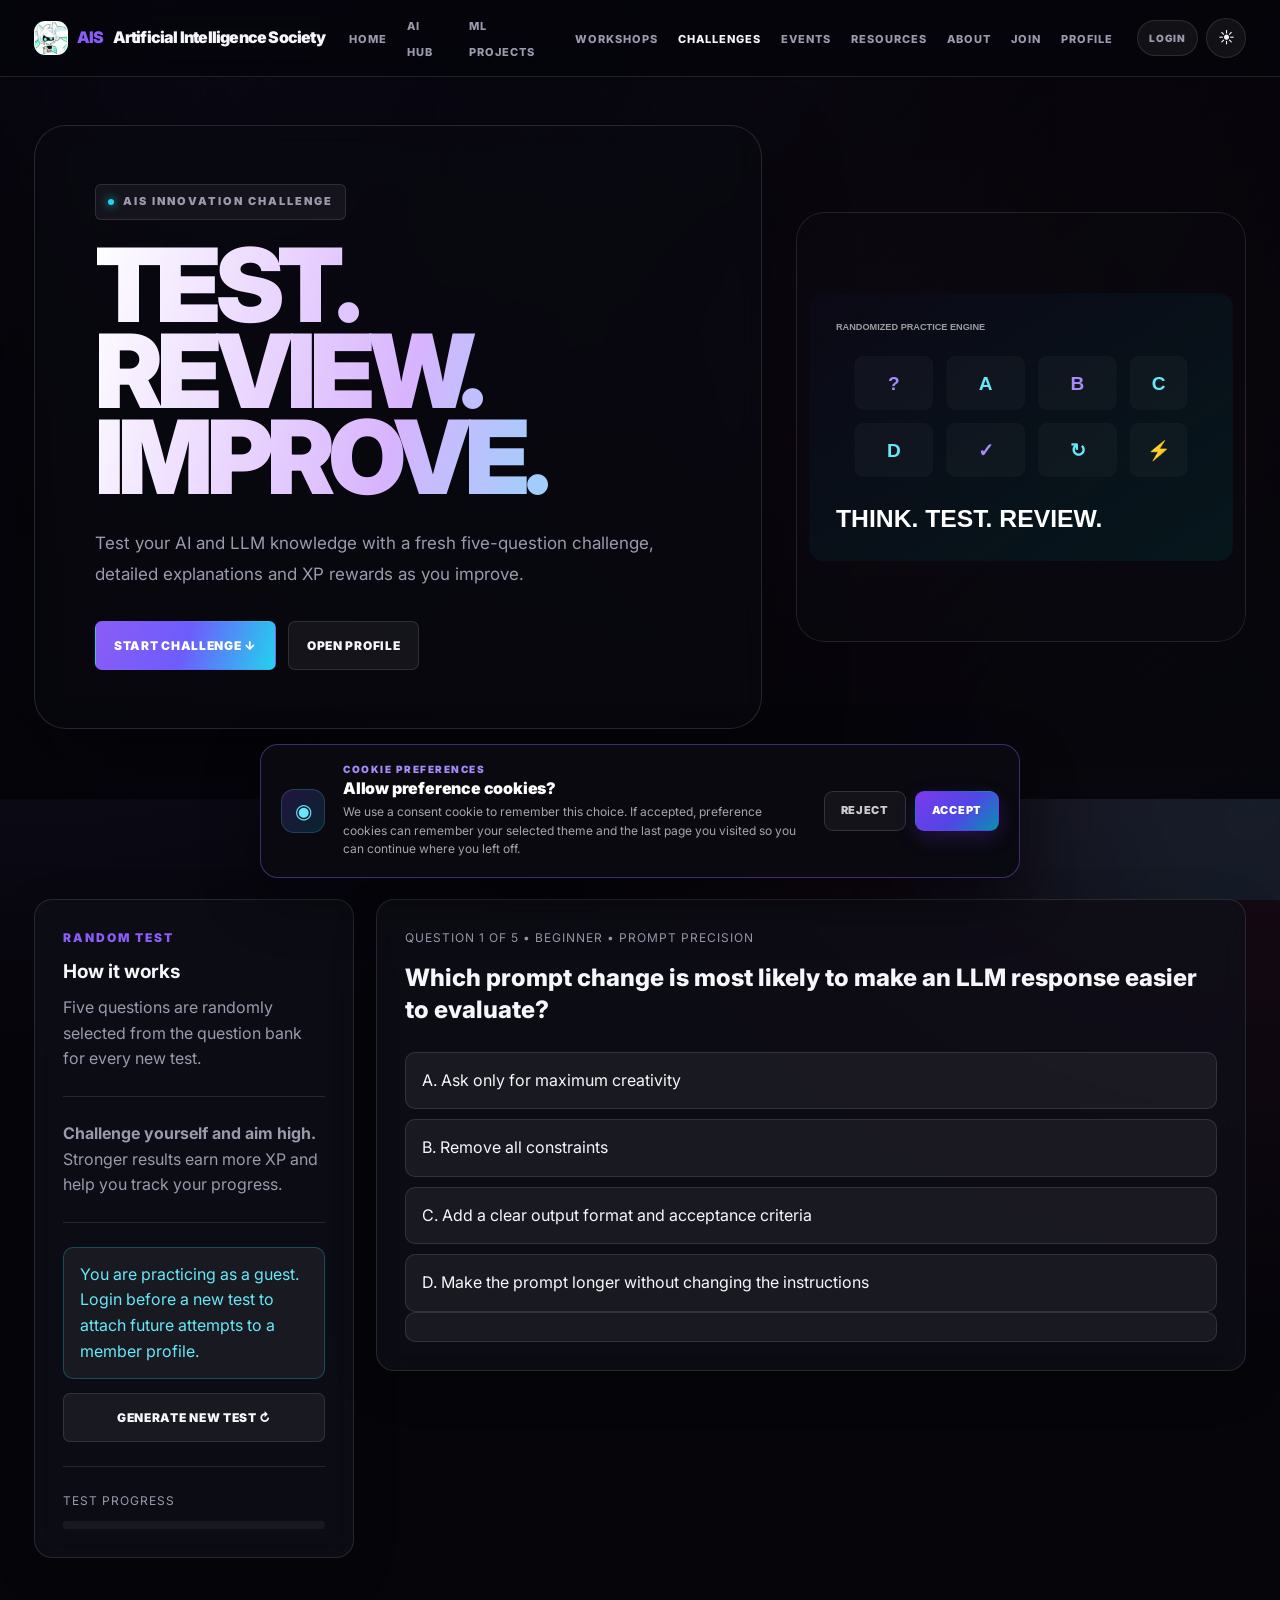
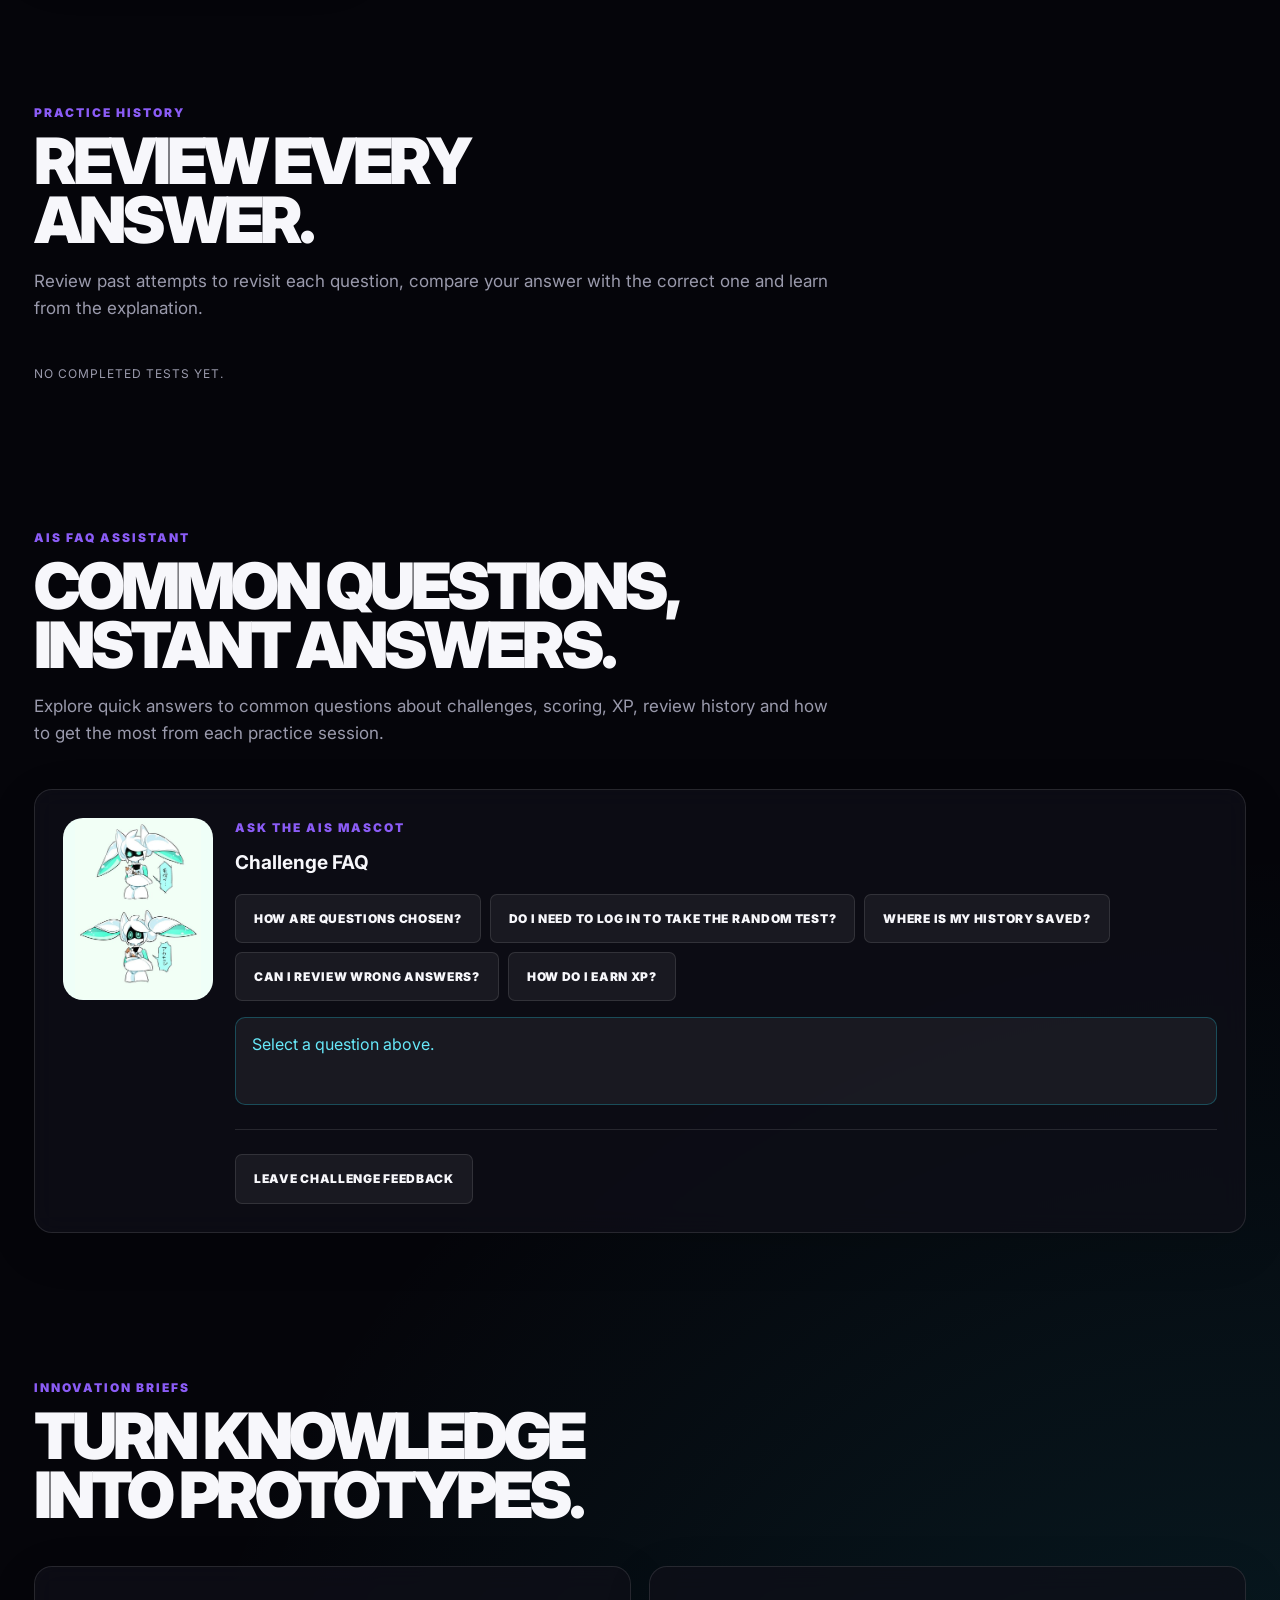
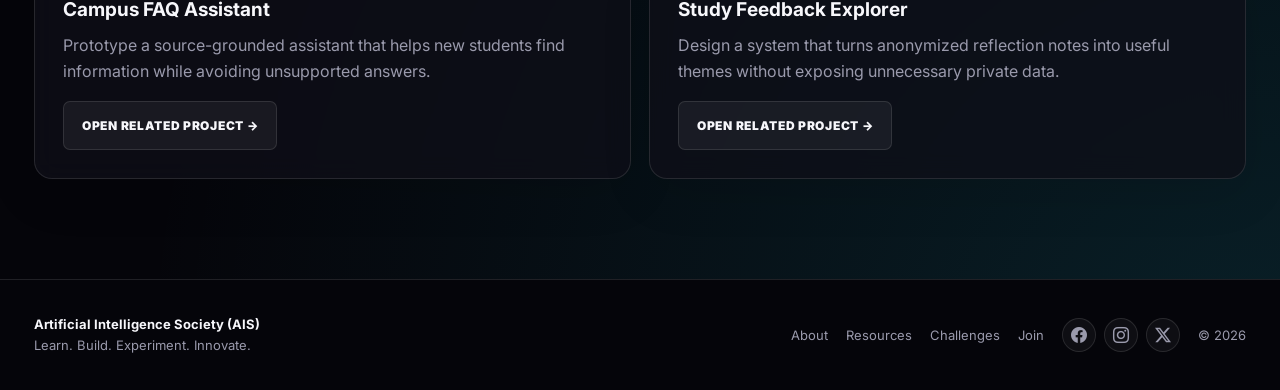
<file: challenges.html>
<!DOCTYPE html>
<html lang="en">
<head>
    <meta charset="UTF-8">
    <meta name="viewport" content="width=device-width, initial-scale=1.0">
    <link rel="icon" type="image/png" href="assets/images/ais-favicon.png">
    <title>Challenges | Artificial Intelligence Society (AIS)</title>
    <meta name="description" content="Randomized AI and LLM practice challenges from the Artificial Intelligence Society (AIS).">
    <link rel="preconnect" href="https://fonts.googleapis.com">
    <link rel="preconnect" href="https://fonts.gstatic.com" crossorigin>
    <link href="https://fonts.googleapis.com/css2?family=Inter:wght@400;500;600;700;800;900&amp;display=swap" rel="stylesheet">
    <link rel="stylesheet" href="css/styles.css">
    <link rel="stylesheet" href="https://cdn.jsdelivr.net/npm/bootstrap-icons@1.11.3/font/bootstrap-icons.min.css">
    <link rel="stylesheet" href="css/challenges.css">
    <link rel="stylesheet" href="css/cookie-consent.css">
    <link rel="stylesheet" href="css/site-footer.css">
    <link rel="stylesheet" href="css/mobile.css">
</head>
<body>
    <div class="bg-orbs" aria-hidden="true">
        <span class="orb a"></span>
        <span class="orb b"></span>
        <span class="orb c"></span>
    </div>

    <nav class="navbar">
        <div class="nav-container">
            <a href="index.html" class="logo">
                <img class="logo-mascot" src="assets/images/ais-mascot-icon.png" alt="AIS mascot icon">
                <span>AIS</span> Artificial Intelligence Society
            </a>
            <ul class="nav-links">
                <li><a href="index.html">Home</a></li>
                <li><a href="ai.html">AI Hub</a></li>
                <li><a href="ml-projects.html">ML Projects</a></li>
                <li><a href="workshop.html">Workshops</a></li>
                <li><a href="challenges.html" class="active">Challenges</a></li>
                <li><a href="events.html">Events</a></li>
                <li><a href="resources.html">Resources</a></li>
                <li><a href="about.html">About</a></li>
                <li><a href="join.html">Join</a></li>
                <li><a href="profile.html">Profile</a></li>
            </ul>
            <div class="nav-actions">
                <button class="icon-btn" id="themeToggle" type="button" aria-label="Toggle theme">☀️</button>
                <button class="icon-btn menu-btn" id="menuToggle" type="button" aria-label="Open menu">☰</button>
            </div>
        </div>
    </nav>

    <div class="mobile-menu" id="mobileMenu">
        <a href="index.html">Home</a>
        <a href="ai.html">AI Hub</a>
        <a href="ml-projects.html">ML Projects</a>
        <a href="workshop.html">Workshops</a>
        <a href="challenges.html">Challenges</a>
        <a href="events.html">Events</a>
        <a href="resources.html">Resources</a>
        <a href="about.html">About</a>
        <a href="join.html">Join</a>
        <a href="profile.html">Profile</a>
    </div>

    <header class="hero">
        <video class="hero-video" autoplay muted loop playsinline aria-hidden="true">
            <source src="assets/video/ai-ambient.mp4" type="video/mp4">
        </video>
        <div class="hero-overlay" aria-hidden="true"></div>
        <div class="hero-inner">
            <div class="hero-card">
                <div class="eyebrow">AIS INNOVATION CHALLENGE</div>
                <h1>TEST. REVIEW.<br>IMPROVE.</h1>
                <p>Test your AI and LLM knowledge with a fresh five-question challenge, detailed explanations and XP rewards as you improve.</p>
                <div class="hero-actions">
                    <a class="btn btn-primary" href="#challengeTest">Start Challenge ↓</a>
                    <a class="btn btn-secondary" href="profile.html">Open Profile</a>
                </div>
            </div>
            <div class="hero-art" aria-hidden="true">
                <img src="assets/graphics/challenge-grid.svg" alt="">
            </div>
        </div>
    </header>

    <main id="content">
        <section class="section" id="challengeTest">
            <div class="challenge-layout reveal">
                <aside class="card challenge-list">
                    <div class="section-label">RANDOM TEST</div>
                    <h3>How it works</h3>
                    <p>Five questions are randomly selected from the question bank for every new test.</p>
                    <div class="divider"></div>
                    <p><strong>Challenge yourself and aim high.</strong> Stronger results earn more XP and help you track your progress.</p>
                    <div class="divider"></div>
                    <div id="saveTarget" class="notice info"></div>
                    <button class="btn btn-secondary challenges-inline-style-1" id="newTest" type="button">Generate New Test ↻</button>
                    <div class="divider"></div>
                    <div class="mini">TEST PROGRESS</div>
                    <div class="progress challenges-inline-style-2"><span id="testProgress"></span></div>
                </aside>

                <div class="card">
                    <div class="mini" id="challengeMeta"></div>
                    <div class="question" id="question"></div>
                    <div id="options"></div>
                    <div id="feedback" class="notice challenges-inline-style-3" aria-live="polite"></div>
                    <button class="btn btn-primary challenges-inline-style-4" id="nextQuestion" type="button">Next Question</button>
                </div>
            </div>
        </section>

        <section class="section compact">
            <div class="section-head reveal">
                <div class="section-label">PRACTICE HISTORY</div>
                <h2>Review every<br>answer.</h2>
                <p>Review past attempts to revisit each question, compare your answer with the correct one and learn from the explanation.</p>
            </div>
            <div id="history" class="history-list reveal"></div>
        </section>

        <section class="section compact">
            <div class="section-head reveal">
                <div class="section-label">AIS FAQ ASSISTANT</div>
                <h2>Common questions,<br>instant answers.</h2>
                <p>Explore quick answers to common questions about challenges, scoring, XP, review history and how to get the most from each practice session.</p>
            </div>

            <div class="card assistant-shell reveal">
                <div class="assistant-mascot">
                    <img src="assets/images/voidoll-mascot.png" alt="AIS club mascot">
                </div>
                <div>
                    <div class="section-label">ASK THE AIS MASCOT</div>
                    <h3>Challenge FAQ</h3>
                    <div class="faq-buttons" id="faqButtons">
                        <button class="btn btn-secondary" type="button" data-faq="random">How are questions chosen?</button>
                        <button class="btn btn-secondary" type="button" data-faq="answers">Do I need to log in to take the random test?</button>
                        <button class="btn btn-secondary" type="button" data-faq="history">Where is my history saved?</button>
                        <button class="btn btn-secondary" type="button" data-faq="review">Can I review wrong answers?</button>
                        <button class="btn btn-secondary" type="button" data-faq="xp">How do I earn XP?</button>
                    </div>
                    <div class="notice info faq-answer" id="faqAnswer" aria-live="polite">Select a question above.</div>

                    <div class="divider"></div>
                    <button class="btn btn-secondary" id="feedbackToggle" type="button">Leave Challenge Feedback</button>
                    <form class="feedback-form" id="challengeFeedbackForm">
                        <div class="form-group">
                            <label for="feedbackCategory">Feedback category</label>
                            <select class="field" id="feedbackCategory" required>
                                <option value="">Choose a category</option>
                                <option>Question quality</option>
                                <option>Difficulty</option>
                                <option>Answer explanation</option>
                                <option>Interface</option>
                                <option>Other</option>
                            </select>
                        </div>
                        <div class="form-group challenges-inline-style-5">
                            <label for="feedbackText">Your feedback</label>
                            <textarea class="field" id="feedbackText" maxlength="800" required placeholder="Example: The explanation for the RAG question helped, but I would like more intermediate questions."></textarea>
                            <span class="field-help">Share ideas that could make future challenges clearer, more useful and more engaging.</span>
                        </div>
                        <button class="btn btn-primary challenges-inline-style-6" type="submit">Save Feedback</button>
                        <div id="feedbackFormStatus" class="form-message" aria-live="polite"></div>
                    </form>
                </div>
            </div>
        </section>

        <section class="section compact">
            <div class="section-head reveal">
                <div class="section-label">INNOVATION BRIEFS</div>
                <h2>Turn knowledge<br>into prototypes.</h2>
            </div>
            <div class="grid grid-2 reveal">
                <div class="card tilt-card">
                    <h3>Campus FAQ Assistant</h3>
                    <p>Prototype a source-grounded assistant that helps new students find information while avoiding unsupported answers.</p>
                    <a class="btn btn-secondary challenges-inline-style-7" href="ml-projects.html">Open Related Project →</a>
                </div>
                <div class="card tilt-card">
                    <h3>Study Feedback Explorer</h3>
                    <p>Design a system that turns anonymized reflection notes into useful themes without exposing unnecessary private data.</p>
                    <a class="btn btn-secondary challenges-inline-style-8" href="ml-projects.html">Open Related Project →</a>
                </div>
            </div>
        </section>
    </main>
    <footer class="footer site-footer">
        <div class="footer-inner">
            <div>
                <strong>Artificial Intelligence Society (AIS)</strong><br>
                <span>Learn. Build. Experiment. Innovate.</span>
            </div>
            <div class="footer-links">
                <a href="about.html">About</a>
                <a href="resources.html">Resources</a>
                <a href="challenges.html">Challenges</a>
                <a href="join.html">Join</a>
                <div class="social-links" aria-label="Social media links">
                    <a class="social-link" href="https://www.facebook.com/" target="_blank" rel="noopener noreferrer" aria-label="Facebook" title="Facebook"><i class="bi bi-facebook" aria-hidden="true"></i></a>
                    <a class="social-link" href="https://www.instagram.com/" target="_blank" rel="noopener noreferrer" aria-label="Instagram" title="Instagram"><i class="bi bi-instagram" aria-hidden="true"></i></a>
                    <a class="social-link" href="https://x.com/" target="_blank" rel="noopener noreferrer" aria-label="X" title="X"><i class="bi bi-twitter-x" aria-hidden="true"></i></a>
                </div>
                <span>© <span data-year></span></span>
            </div>
        </div>
    </footer>

    <script src="js/main.js"></script>
    <script src="js/challenges.js"></script>
    <script src="js/cookie-consent.js"></script>
    <script src="js/site-footer.js"></script>
</body>
</html>
</file>
<file: css/styles.css>
:root {
    --bg: #05050a;
    --surface: rgba(15, 15, 24, 0.76);
    --surface-strong: rgba(12, 12, 20, 0.92);
    --surface-soft: rgba(255, 255, 255, 0.055);
    --text: #f7f7fb;
    --muted: #9a9aac;
    --line: rgba(255, 255, 255, 0.11);
    --purple: #8b5cf6;
    --purple-light: #c4b5fd;
    --cyan: #22d3ee;
    --cyan-light: #67e8f9;
    --pink: #ec4899;
    --green: #22c55e;
    --danger: #fb7185;
    --warning: #fbbf24;
    --shadow: 0 24px 80px rgba(0, 0, 0, 0.35);
}

* {
    box-sizing: border-box;
    margin: 0;
    padding: 0;
}

html {
    scroll-behavior: smooth;
}

body {
    min-height: 100vh;
    overflow-x: hidden;
    font-family: "Inter", system-ui, -apple-system, BlinkMacSystemFont, "Segoe UI", sans-serif;
    line-height: 1.6;
    color: var(--text);
    background:
        radial-gradient(circle at 0 0, rgba(139, 92, 246, 0.18), transparent 28%),
        radial-gradient(circle at 100% 15%, rgba(236, 72, 153, 0.12), transparent 25%),
        radial-gradient(circle at 100% 100%, rgba(34, 211, 238, 0.13), transparent 30%),
        var(--bg);
    transition: background 0.3s ease, color 0.3s ease;
}

body.light-mode {
    --bg: #eef1f6;
    --surface: rgba(255, 255, 255, 0.78);
    --surface-strong: rgba(255, 255, 255, 0.96);
    --surface-soft: rgba(0, 0, 0, 0.04);
    --text: #111827;
    --muted: #5f6774;
    --line: rgba(0, 0, 0, 0.1);
    --shadow: 0 24px 80px rgba(31, 41, 55, 0.12);
}

body.light-mode .bg-orbs .orb.a {
    background: rgba(139, 92, 246, 0.15);
}
body.light-mode .bg-orbs .orb.b {
    background: rgba(34, 211, 238, 0.12);
}
body.light-mode .bg-orbs .orb.c {
    background: rgba(236, 72, 153, 0.1);
}

body.light-mode .navbar {
    background: rgba(238, 241, 246, 0.86);
    border-bottom: 1px solid rgba(0, 0, 0, 0.08);
}

body.light-mode .hero-overlay {
    background: linear-gradient(90deg, rgba(238, 241, 246, 0.86), rgba(238, 241, 246, 0.46), rgba(238, 241, 246, 0.78));
}

body.light-mode .hero-card {
    border-color: rgba(0, 0, 0, 0.09);
    background: rgba(255, 255, 255, 0.7);
}

body.light-mode .hero h1 {
    background: linear-gradient(105deg, #111827, #7c3aed, #0891b2, #111827);
    -webkit-background-clip: text;
    background-clip: text;
    color: transparent;
}

body.light-mode .btn-secondary {
    border-color: rgba(0, 0, 0, 0.15);
    color: #111827;
    background: rgba(255, 255, 255, 0.5);
}
body.light-mode .btn-secondary:hover {
    border-color: rgba(34, 211, 238, 0.5);
}

body.light-mode .card {
    background: var(--surface);
    border-color: rgba(0, 0, 0, 0.08);
}
body.light-mode .card h3 {
    color: #111827;
}
body.light-mode .card p {
    color: #475569;
}
body.light-mode .card .icon {
    color: #111827;
}

body.light-mode .mini {
    color: #64748b;
}

body.light-mode .section-label {
    color: #7c3aed;
}
body.light-mode .section h2 {
    color: #111827;
}
body.light-mode .section-head p {
    color: #475569;
}
body.light-mode .lead-copy {
    color: #475569;
}

body.light-mode .pill {
    color: #475569;
    border-color: rgba(0, 0, 0, 0.08);
    background: rgba(0, 0, 0, 0.04);
}

body.light-mode .chips .pill {
    color: #475569;
}

body.light-mode .media-card {
    border-color: rgba(0, 0, 0, 0.08);
    background: rgba(255, 255, 255, 0.5);
}
body.light-mode .media-card img {
    background: rgba(255, 255, 255, 0.45);
}
body.light-mode .media-card::after {
    background: linear-gradient(180deg, transparent 45%, rgba(0, 0, 0, 0.45));
}
body.light-mode .media-caption {
    color: #ffffff;
}
body.light-mode .media-caption .mini {
    color: rgba(255, 255, 255, 0.7);
}
body.light-mode .media-caption strong {
    color: #ffffff;
}

body.light-mode .mobile-menu.open {
    background: rgba(238, 241, 246, 0.98);
    border-bottom: 1px solid rgba(0, 0, 0, 0.08);
}
body.light-mode .mobile-menu a {
    color: #475569;
}
body.light-mode .mobile-menu a:hover {
    color: #111827;
}

body.light-mode .field {
    background: rgba(255, 255, 255, 0.68);
    border-color: rgba(0, 0, 0, 0.12);
    color: #111827;
}
body.light-mode .field:focus {
    border-color: #7c3aed;
    box-shadow: 0 0 0 3px rgba(139, 92, 246, 0.15);
}
body:not(.light-mode) select.field {
    color-scheme: dark;
    color: #f7f7fb;
    background-color: #101019;
}
body:not(.light-mode) select.field option,
body:not(.light-mode) select.field optgroup {
    color: #f7f7fb;
    background-color: #101019;
}
body.light-mode select.field {
    color-scheme: light;
    color: #111827;
    background-color: #ffffff;
}
body.light-mode select.field option,
body.light-mode select.field optgroup {
    color: #111827;
    background-color: #ffffff;
}

body.light-mode .field:-webkit-autofill,
body.light-mode .field:-webkit-autofill:hover,
body.light-mode .field:-webkit-autofill:focus {
    -webkit-text-fill-color: #111827 !important;
    caret-color: #111827;
    box-shadow: 0 0 0 1000px #ffffff inset !important;
}

body.light-mode .form-group label {
    color: #374151;
}

body.light-mode .notice {
    border-color: rgba(0, 0, 0, 0.08);
    color: #475569;
    background: rgba(0, 0, 0, 0.03);
}
body.light-mode .notice.success {
    border-color: rgba(34, 197, 94, 0.3);
    color: #15803d;
    background: rgba(34, 197, 94, 0.07);
}
body.light-mode .notice.error {
    border-color: rgba(251, 113, 133, 0.35);
    color: #b91c1c;
    background: rgba(251, 113, 133, 0.07);
}
body.light-mode .notice.info {
    border-color: rgba(34, 211, 238, 0.28);
    color: #0e7490;
}

body.light-mode .code-block {
    color: #1e293b;
    background: #f1f5f9;
    border-color: rgba(0, 0, 0, 0.08);
}

body.light-mode .timeline::before {
    background: linear-gradient(#7c3aed, #0891b2);
}
body.light-mode .timeline-item::before {
    border-color: #7c3aed;
    background: #eef1f6;
}

body.light-mode .challenge-option {
    border-color: rgba(0, 0, 0, 0.08);
    color: #111827;
    background: rgba(0, 0, 0, 0.03);
}
body.light-mode .challenge-option:hover:not(:disabled) {
    border-color: rgba(139, 92, 246, 0.5);
}
body.light-mode .challenge-option.correct-option {
    border-color: rgba(34, 197, 94, 0.65);
    background: rgba(34, 197, 94, 0.09);
}
body.light-mode .challenge-option.wrong-option {
    border-color: rgba(251, 113, 133, 0.72);
    background: rgba(251, 113, 133, 0.08);
}

body.light-mode .question {
    color: #111827;
}

body.light-mode .history-item {
    border-color: rgba(0, 0, 0, 0.08);
    background: rgba(0, 0, 0, 0.03);
}
body.light-mode .history-score {
    color: #0e7490;
}
body.light-mode .history-item-top {
    color: #111827;
}

body.light-mode .review-accordion {
    border-color: rgba(0, 0, 0, 0.08);
    background: rgba(0, 0, 0, 0.03);
}
body.light-mode .review-accordion > summary {
    color: #111827;
}
body.light-mode .review-question {
    background: rgba(0, 0, 0, 0.04);
    border-color: rgba(0, 0, 0, 0.06);
}
body.light-mode .review-question h4 {
    color: #111827;
}
body.light-mode .review-question p {
    color: #475569;
}
body.light-mode .answer-good {
    color: #15803d;
}
body.light-mode .answer-bad {
    color: #b91c1c;
}

body.light-mode .metric-box {
    border-color: rgba(0, 0, 0, 0.08);
    background: rgba(0, 0, 0, 0.03);
}
body.light-mode .metric-box strong {
    color: #0e7490;
}
body.light-mode .metric-box span {
    color: #475569;
}

body.light-mode .activity-row {
    border-bottom-color: rgba(0, 0, 0, 0.08);
}
body.light-mode .activity-row .mini {
    color: #64748b;
}
body.light-mode .activity-row strong {
    color: #111827;
}

body.light-mode .credential-table th {
    color: #64748b;
}
body.light-mode .credential-table td {
    color: #111827;
    border-bottom-color: rgba(0, 0, 0, 0.06);
}

body.light-mode .profile-header .avatar {
    color: #ffffff;
}

body.light-mode .skill-bar .row {
    color: #475569;
}

body.light-mode .event-date {
    color: #0e7490;
}

body.light-mode .note-box {
    background: rgba(34, 211, 238, 0.06);
    color: #475569;
    border-left-color: #0891b2;
}

body.light-mode .footer {
    border-top-color: rgba(0, 0, 0, 0.08);
    color: #64748b;
}
body.light-mode .footer strong {
    color: #111827;
}
body.light-mode .footer-links a:hover {
    color: #111827;
}

body.light-mode .logo-mascot {
    border-color: rgba(0, 0, 0, 0.08);
}

body.light-mode .icon-btn {
    border-color: rgba(0, 0, 0, 0.1);
    color: #111827;
    background: rgba(0, 0, 0, 0.04);
}
body.light-mode .icon-btn:hover {
    border-color: rgba(139, 92, 246, 0.5);
}

body.light-mode .nav-links a {
    color: #64748b;
}
body.light-mode .nav-links a:hover,
body.light-mode .nav-links a.active {
    color: #111827;
}

body.light-mode .member-status {
    border-color: rgba(0, 0, 0, 0.08);
    color: #64748b;
    background: rgba(0, 0, 0, 0.03);
}
body.light-mode .member-status:hover {
    color: #111827;
    border-color: rgba(139, 92, 246, 0.5);
}

body.light-mode .hero-art img {
    background: rgba(255, 255, 255, 0.55);
    border-color: rgba(0, 0, 0, 0.08);
}

body.light-mode .resource-link {
    color: #111827;
}
body.light-mode .resource-link .mini {
    color: #7c3aed;
}
body.light-mode .resource-link h3 {
    color: #111827;
}
body.light-mode .resource-link p {
    color: #475569;
}
body.light-mode .resource-link span:last-child {
    color: #64748b;
}

body.light-mode .form-card {
    border-color: rgba(0, 0, 0, 0.08);
    background: rgba(255, 255, 255, 0.5);
}
body.light-mode .form-message .success {
    color: #15803d;
}
body.light-mode .form-message .error {
    color: #b91c1c;
}

body.light-mode .field-help {
    color: #64748b;
}

body.light-mode .track-status {
    color: #64748b;
}
body.light-mode .track-status.success {
    color: #15803d;
}
body.light-mode .track-status.error {
    color: #b91c1c;
}

body.light-mode .project-card {
    background: #f8fafc;
    border-color: rgba(0, 0, 0, 0.08);
}
body.light-mode .project-card:hover {
    border-color: rgba(139, 92, 246, 0.4);
}
body.light-mode .project-overlay {
    background: linear-gradient(180deg, rgba(255, 255, 255, 0.02) 0%, rgba(10, 10, 15, 0.4) 70%, rgba(5, 5, 10, 0.85) 100%);
}
body.light-mode .project-card h3 {
    color: #0f172a;
}
body.light-mode .project-card p {
    color: #334155;
}
body.light-mode .project-number {
    color: rgba(0, 0, 0, 0.5);
}
body.light-mode .project-category {
    color: #7c3aed;
}
body.light-mode .badge {
    background: rgba(0, 0, 0, 0.04);
    border-color: rgba(0, 0, 0, 0.06);
    color: #1e293b;
}
body.light-mode .details-btn {
    background: rgba(0, 0, 0, 0.05);
    border-color: rgba(0, 0, 0, 0.1);
    color: #0f172a;
}
body.light-mode .details-btn:hover {
    background: #0f172a;
    color: #fff;
}
body.light-mode .project-level.beginner {
    color: #15803d;
    border-color: rgba(34, 197, 94, 0.4);
    background: rgba(34, 197, 94, 0.12);
}
body.light-mode .project-level.intermediate {
    color: #b45309;
    border-color: rgba(245, 158, 11, 0.4);
    background: rgba(245, 158, 11, 0.12);
}
body.light-mode .project-level.advanced {
    color: #b91c1c;
    border-color: rgba(239, 68, 68, 0.4);
    background: rgba(239, 68, 68, 0.12);
}

body.light-mode .learning-workspace.card {
    background: rgba(255, 255, 255, 0.8);
    border-color: rgba(0, 0, 0, 0.08);
}
body.light-mode .guide-header h3 {
    color: #0f172a;
}
body.light-mode .guide-header p {
    color: #475569;
}
body.light-mode .guide-header .event-date {
    color: #0e7490;
}
body.light-mode .guide-step {
    background: rgba(0, 0, 0, 0.04);
    border-color: rgba(0, 0, 0, 0.06);
}
body.light-mode .guide-step h4 {
    color: #0f172a;
}
body.light-mode .guide-step p {
    color: #475569;
}
body.light-mode .guide-step::before {
    background: linear-gradient(135deg, #7c3aed, #0891b2);
}
body.light-mode .learning-menu-button {
    color: #0f172a;
    border-color: rgba(0, 0, 0, 0.06);
    background: rgba(0, 0, 0, 0.04);
}
body.light-mode .learning-menu-button:hover,
body.light-mode .learning-menu-button.active {
    border-color: rgba(139, 92, 246, 0.5);
    background: rgba(139, 92, 246, 0.08);
}
body.light-mode .learning-menu-button span {
    color: #64748b;
}
body.light-mode .learning-menu .section-label {
    color: #7c3aed;
}
body.light-mode .completion-panel {
    background: rgba(0, 0, 0, 0.04);
    border-color: rgba(0, 0, 0, 0.06);
}
body.light-mode .completion-panel strong {
    color: #0f172a;
}
body.light-mode .completion-panel p {
    color: #475569;
}

body.light-mode .modal-box {
    background: #f8fafc;
    border-color: rgba(0, 0, 0, 0.08);
}
body.light-mode .modal-box h2 {
    color: #0f172a;
}
body.light-mode .modal-box .modal-desc {
    color: #475569;
}
body.light-mode .modal-box .modal-section h4 {
    color: #7c3aed;
}
body.light-mode .modal-box .modal-section p {
    color: #334155;
}
body.light-mode .modal-tech {
    background: rgba(0, 0, 0, 0.04);
    border-color: rgba(0, 0, 0, 0.06);
    color: #1e293b;
}
body.light-mode .modal-close {
    color: #64748b;
}
body.light-mode .modal-close:hover {
    background: rgba(0, 0, 0, 0.08);
    color: #111827;
}

body.light-mode .resource-item {
    border-color: rgba(0, 0, 0, 0.08);
    background: rgba(255, 255, 255, 0.5);
}
body.light-mode .resource-item h3 {
    color: #0f172a;
}
body.light-mode .resource-item p {
    color: #475569;
}

body.light-mode .assistant-mascot {
    border-color: rgba(0, 0, 0, 0.08);
}
body.light-mode .faq-answer {
    color: #111827;
}

body.light-mode .xp-chip {
    border-color: rgba(0, 0, 0, 0.08);
    background: rgba(0, 0, 0, 0.03);
    color: #475569;
}
body.light-mode .xp-chip strong {
    color: #0f172a;
}
body.light-mode .xp-row {
    color: #64748b;
}
body.light-mode .skill-level-label {
    color: #0f172a;
}

a {
    color: inherit;
    text-decoration: none;
}

img,
video,
iframe {
    display: block;
    max-width: 100%;
}

button,
input,
select,
textarea {
    font: inherit;
}

button {
    border: 0;
}

.bg-orbs {
    position: fixed;
    inset: 0;
    z-index: -3;
    overflow: hidden;
    pointer-events: none;
}

.orb {
    position: absolute;
    border-radius: 50%;
    filter: blur(100px);
    opacity: 0.45;
    animation: drift 16s ease-in-out infinite alternate;
}

.orb.a {
    top: -160px;
    left: -160px;
    width: 440px;
    height: 440px;
    background: rgba(139, 92, 246, 0.32);
}

.orb.b {
    right: -230px;
    bottom: -180px;
    width: 520px;
    height: 520px;
    background: rgba(34, 211, 238, 0.2);
    animation-delay: -5s;
}

.orb.c {
    top: 30%;
    right: 18%;
    width: 320px;
    height: 320px;
    background: rgba(236, 72, 153, 0.16);
    animation-delay: -9s;
}

@keyframes drift {
    to {
        transform: translate3d(45px, 35px, 0) scale(1.08);
    }
}

.navbar {
    position: fixed;
    top: 0;
    left: 0;
    z-index: 1000;
    width: 100%;
    border-bottom: 1px solid var(--line);
    background: rgba(5, 5, 10, 0.72);
    backdrop-filter: blur(18px);
    -webkit-backdrop-filter: blur(18px);
}

.nav-container {
    display: flex;
    align-items: center;
    gap: 24px;
    max-width: 1380px;
    min-height: 76px;
    margin: auto;
    padding: 0 34px;
}

.logo {
    display: inline-flex;
    align-items: center;
    gap: 9px;
    flex: 0 0 auto;
    font-weight: 900;
    letter-spacing: -0.8px;
    white-space: nowrap;
}

.logo span {
    color: var(--purple);
}

.logo-mascot {
    width: 34px;
    height: 34px;
    flex: 0 0 auto;
    border: 1px solid var(--line);
    border-radius: 11px;
    object-fit: cover;
    object-position: center;
    background: #effff8;
}

.nav-links {
    display: flex;
    align-items: center;
    gap: 20px;
    margin-left: auto;
    list-style: none;
}

.nav-links a {
    color: var(--muted);
    font-size: 11px;
    font-weight: 800;
    letter-spacing: 1px;
    text-transform: uppercase;
    transition: color 0.2s ease;
}

.nav-links a:hover,
.nav-links a.active {
    color: var(--text);
}

.nav-actions {
    display: flex;
    align-items: center;
    gap: 8px;
}

.member-status {
    display: inline-flex;
    align-items: center;
    min-height: 36px;
    padding: 0 11px;
    border: 1px solid var(--line);
    border-radius: 999px;
    background: var(--surface-soft);
    color: var(--muted);
    font-size: 10px;
    font-weight: 900;
    letter-spacing: 0.8px;
    text-transform: uppercase;
    transition: 0.2s ease;
}

.member-status:hover {
    color: var(--text);
    border-color: rgba(139, 92, 246, 0.55);
}

.icon-btn {
    display: grid;
    width: 40px;
    height: 40px;
    place-items: center;
    border: 1px solid var(--line);
    border-radius: 50%;
    color: var(--text);
    background: var(--surface-soft);
    cursor: pointer;
    transition: transform 0.2s ease, border-color 0.2s ease;
}

.icon-btn:hover {
    transform: translateY(-2px);
    border-color: rgba(139, 92, 246, 0.6);
}

.menu-btn,
.mobile-menu {
    display: none;
}

.hero {
    position: relative;
    display: flex;
    align-items: center;
    min-height: 760px;
    overflow: hidden;
    padding: 125px 34px 70px;
    isolation: isolate;
}

.hero-video {
    position: absolute;
    inset: 0;
    z-index: -3;
    width: 100%;
    height: 100%;
    object-fit: cover;
    opacity: 0.72;
}

.hero-overlay {
    position: absolute;
    inset: 0;
    z-index: -2;
    background:
        linear-gradient(90deg, rgba(5, 5, 10, 0.9) 0%, rgba(5, 5, 10, 0.45) 56%, rgba(5, 5, 10, 0.74) 100%),
        linear-gradient(180deg, rgba(5, 5, 10, 0.2), rgba(5, 5, 10, 0.72));
}

.hero-inner {
    display: grid;
    grid-template-columns: minmax(0, 1.05fr) minmax(300px, 0.65fr);
    align-items: center;
    gap: 34px;
    width: 100%;
    max-width: 1380px;
    margin: auto;
}

.hero-card {
    width: min(860px, 100%);
    padding: 58px 60px;
    border: 1px solid rgba(255, 255, 255, 0.13);
    border-radius: 32px;
    background: rgba(10, 10, 17, 0.56);
    box-shadow: var(--shadow);
    backdrop-filter: blur(12px);
    -webkit-backdrop-filter: blur(12px);
    animation: heroIn 0.75s ease both;
}

@keyframes heroIn {
    from {
        opacity: 0;
        transform: translateY(24px) scale(0.985);
    }
    to {
        opacity: 1;
        transform: none;
    }
}

.eyebrow {
    display: inline-flex;
    align-items: center;
    gap: 9px;
    margin-bottom: 22px;
    padding: 8px 12px;
    border: 1px solid var(--line);
    border-radius: 6px;
    color: var(--muted);
    background: var(--surface-soft);
    font-size: 11px;
    font-weight: 900;
    letter-spacing: 2px;
    text-transform: uppercase;
}

.eyebrow::before {
    width: 6px;
    height: 6px;
    border-radius: 50%;
    background: var(--cyan);
    box-shadow: 0 0 10px var(--cyan);
    content: "";
    animation: pulse 2s ease-in-out infinite;
}

@keyframes pulse {
    50% {
        opacity: 0.35;
        transform: scale(0.75);
    }
}

.hero h1 {
    margin-bottom: 28px;
    font-size: clamp(56px, 8vw, 108px);
    font-weight: 900;
    line-height: 0.84;
    letter-spacing: -6px;
    text-transform: uppercase;
    background: linear-gradient(105deg, #ffffff 0%, #d8b4fe 25%, #67e8f9 48%, #ffffff 68%, #a78bfa 100%);
    background-size: 220% 100%;
    -webkit-background-clip: text;
    background-clip: text;
    color: transparent;
    animation: flow 10s ease-in-out infinite;
}

@keyframes flow {
    50% {
        background-position: 100% 50%;
    }
}

.hero p {
    max-width: 650px;
    margin-bottom: 30px;
    color: var(--muted);
    font-size: 17px;
    line-height: 1.85;
}

.hero-actions {
    display: flex;
    flex-wrap: wrap;
    gap: 12px;
}

.hero-art {
    position: relative;
    min-height: 430px;
    overflow: hidden;
    border-radius: 28px;
    background: rgba(255, 255, 255, 0.025);
    animation: floatArt 6s ease-in-out infinite;
}

@keyframes floatArt {
    50% {
        transform: translateY(-10px) rotate(0.4deg);
    }
}

.hero-art img {
    width: 100%;
    height: 430px;
    padding: 12px;
    object-fit: contain;
    object-position: center;
    border: 1px solid var(--line);
    border-radius: 28px;
    background: rgba(5, 5, 10, 0.42);
    box-shadow: var(--shadow);
    transition: transform 0.28s ease;
}

.hero-art:hover img {
    transform: scale(1.035);
}

.btn {
    display: inline-flex;
    align-items: center;
    justify-content: center;
    gap: 10px;
    padding: 14px 18px;
    border: 1px solid transparent;
    border-radius: 7px;
    font-size: 12px;
    font-weight: 900;
    letter-spacing: 0.7px;
    text-transform: uppercase;
    cursor: pointer;
    transition: transform 0.22s ease, box-shadow 0.22s ease, border-color 0.22s ease;
}

.btn-primary {
    color: #ffffff;
    background: linear-gradient(110deg, var(--purple), #6d5dfc, var(--cyan));
}

.btn-primary:hover {
    transform: translateY(-3px);
    box-shadow: 0 14px 32px rgba(139, 92, 246, 0.22);
}

.btn-secondary {
    border-color: var(--line);
    color: var(--text);
    background: var(--surface-soft);
}

.btn-secondary:hover {
    transform: translateY(-2px);
    border-color: rgba(34, 211, 238, 0.55);
}

.btn-danger {
    border-color: rgba(251, 113, 133, 0.3);
    color: var(--danger);
    background: rgba(251, 113, 133, 0.1);
}

.section {
    position: relative;
    max-width: 1380px;
    margin: auto;
    padding: 100px 34px;
}

.section.compact {
    padding-top: 45px;
}

.section-head {
    max-width: 800px;
    margin-bottom: 42px;
}

.section-label {
    margin-bottom: 10px;
    color: var(--purple);
    font-size: 12px;
    font-weight: 900;
    letter-spacing: 2px;
    text-transform: uppercase;
}

.section h2 {
    margin-bottom: 18px;
    font-size: clamp(42px, 5vw, 72px);
    font-weight: 900;
    line-height: 0.92;
    letter-spacing: -4px;
    text-transform: uppercase;
}

.section-head p,
.lead-copy {
    color: var(--muted);
    font-size: 17px;
}

.grid {
    display: grid;
    gap: 18px;
}

.grid-2 {
    grid-template-columns: repeat(2, minmax(0, 1fr));
}

.grid-3 {
    grid-template-columns: repeat(3, minmax(0, 1fr));
}

.grid-4 {
    grid-template-columns: repeat(4, minmax(0, 1fr));
}

.card {
    position: relative;
    overflow: hidden;
    padding: 28px;
    border: 1px solid var(--line);
    border-radius: 18px;
    background: var(--surface);
    box-shadow: 0 14px 50px rgba(0, 0, 0, 0.12);
    backdrop-filter: blur(12px);
    -webkit-backdrop-filter: blur(12px);
    transition: transform 0.25s ease, border-color 0.25s ease, box-shadow 0.25s ease;
}

.card:hover {
    transform: translateY(-6px);
    border-color: rgba(139, 92, 246, 0.4);
    box-shadow: 0 22px 60px rgba(0, 0, 0, 0.18);
}

.card .icon {
    margin-bottom: 14px;
    font-size: 28px;
}

.card h3 {
    margin-bottom: 8px;
    font-size: 19px;
}

.card p {
    color: var(--muted);
}

.tilt-card {
    transform-style: preserve-3d;
    will-change: transform;
}

.mini {
    color: var(--muted);
    font-size: 12px;
    letter-spacing: 1px;
    text-transform: uppercase;
}

.stat {
    font-size: 42px;
    font-weight: 900;
    letter-spacing: -2px;
    background: linear-gradient(90deg, var(--purple), var(--cyan));
    -webkit-background-clip: text;
    background-clip: text;
    color: transparent;
}

.pill {
    display: inline-flex;
    align-items: center;
    gap: 6px;
    padding: 7px 10px;
    border: 1px solid var(--line);
    border-radius: 999px;
    color: var(--muted);
    background: var(--surface-soft);
    font-size: 11px;
    font-weight: 800;
}

.chips {
    display: flex;
    flex-wrap: wrap;
    gap: 8px;
    margin-top: 14px;
}

.reveal {
    opacity: 0;
    transform: translateY(26px);
    transition: opacity 0.65s ease, transform 0.65s ease;
}

.reveal.visible {
    opacity: 1;
    transform: none;
}

.divider {
    height: 1px;
    margin: 24px 0;
    background: var(--line);
}

.notice {
    padding: 14px 16px;
    border: 1px solid var(--line);
    border-radius: 10px;
    color: var(--muted);
    background: var(--surface-soft);
}

.notice.success {
    border-color: rgba(34, 197, 94, 0.3);
    color: #86efac;
    background: rgba(34, 197, 94, 0.07);
}

.notice.error {
    border-color: rgba(251, 113, 133, 0.35);
    color: #fda4af;
    background: rgba(251, 113, 133, 0.07);
}

.notice.info {
    border-color: rgba(34, 211, 238, 0.28);
    color: var(--cyan-light);
}

.progress {
    height: 8px;
    overflow: hidden;
    border-radius: 999px;
    background: var(--surface-soft);
}

.progress > span {
    display: block;
    width: 0;
    height: 100%;
    border-radius: inherit;
    background: linear-gradient(90deg, var(--purple), var(--cyan));
    transition: width 0.5s ease;
}

.media-split {
    display: grid;
    grid-template-columns: minmax(0, 1fr) minmax(320px, 0.9fr);
    align-items: center;
    gap: 28px;
}

.media-card {
    position: relative;
    overflow: hidden;
    min-height: 410px;
    border: 1px solid var(--line);
    border-radius: 26px;
    background: var(--surface);
    box-shadow: var(--shadow);
    display: grid;
    place-items: center;
}

.media-card img {
    width: 100%;
    height: 410px;
    min-height: 0;
    object-fit: contain;
    object-position: center;
    background: rgba(5, 5, 10, 0.28);
    transition: transform 0.28s ease;
}

.media-card:hover img {
    transform: scale(1.035);
}

.media-card::after {
    position: absolute;
    inset: 0;
    background: linear-gradient(180deg, transparent 45%, rgba(5, 5, 10, 0.82));
    content: "";
    pointer-events: none;
}

.media-caption {
    position: absolute;
    right: 24px;
    bottom: 22px;
    left: 24px;
    z-index: 2;
    color: #ffffff;
}

.media-caption .mini {
    color: rgba(255, 255, 255, 0.62);
}

.video-frame {
    overflow: hidden;
    aspect-ratio: 16 / 9;
    border: 1px solid var(--line);
    border-radius: 22px;
    background: #000000;
    box-shadow: var(--shadow);
}

.video-frame iframe,
.video-frame video {
    width: 100%;
    height: 100%;
    border: 0;
    object-fit: cover;
}

.form-shell {
    display: grid;
    grid-template-columns: 0.82fr 1.18fr;
    gap: 22px;
}

.form-card {
    padding: 32px;
    border: 1px solid var(--line);
    border-radius: 22px;
    background: var(--surface);
}

.form-grid {
    display: grid;
    grid-template-columns: repeat(2, minmax(0, 1fr));
    gap: 18px;
}

.form-group {
    display: flex;
    flex-direction: column;
    gap: 8px;
}

.form-group.full {
    grid-column: 1 / -1;
}

.form-group label {
    font-size: 12px;
    font-weight: 800;
    letter-spacing: 0.6px;
    text-transform: uppercase;
}

.field {
    width: 100%;
    padding: 13px 14px;
    border: 1px solid var(--line);
    border-radius: 9px;
    outline: none;
    color: var(--text);
    background: rgba(0, 0, 0, 0.16);
    transition: border-color 0.2s ease, box-shadow 0.2s ease;
}

.field:focus {
    border-color: var(--purple);
    box-shadow: 0 0 0 3px rgba(139, 92, 246, 0.11);
}

textarea.field {
    min-height: 125px;
    resize: vertical;
}

.check-row {
    display: flex;
    align-items: flex-start;
    gap: 10px;
    color: var(--muted);
    font-size: 14px;
}

.form-message {
    margin-top: 14px;
    font-size: 14px;
}

.success {
    color: #4ade80;
}

.error {
    color: var(--danger);
}

.timeline {
    position: relative;
    padding-left: 22px;
}

.timeline::before {
    position: absolute;
    top: 8px;
    bottom: 8px;
    left: 5px;
    width: 2px;
    background: linear-gradient(var(--purple), var(--cyan));
    content: "";
}

.timeline-item {
    position: relative;
    padding: 0 0 28px 22px;
}

.timeline-item::before {
    position: absolute;
    top: 8px;
    left: -22px;
    width: 12px;
    height: 12px;
    border: 3px solid var(--purple);
    border-radius: 50%;
    background: var(--bg);
    content: "";
}

.challenge-layout {
    display: grid;
    grid-template-columns: 320px minmax(0, 1fr);
    align-items: start;
    gap: 22px;
}

.challenge-list {
    position: sticky;
    top: 100px;
}

.challenge-option {
    width: 100%;
    margin-top: 10px;
    padding: 15px 16px;
    border: 1px solid var(--line);
    border-radius: 10px;
    color: var(--text);
    background: var(--surface-soft);
    text-align: left;
    cursor: pointer;
    transition: transform 0.18s ease, border-color 0.18s ease, background 0.18s ease;
}

.challenge-option:hover:not(:disabled) {
    transform: translateX(4px);
    border-color: rgba(139, 92, 246, 0.55);
}

.challenge-option:disabled {
    cursor: default;
}

.challenge-option.correct-option {
    border-color: rgba(34, 197, 94, 0.65);
    background: rgba(34, 197, 94, 0.09);
}

.challenge-option.wrong-option {
    border-color: rgba(251, 113, 133, 0.72);
    background: rgba(251, 113, 133, 0.08);
}

.question {
    margin: 15px 0;
    font-size: 24px;
    font-weight: 800;
    line-height: 1.35;
}

.result-badge {
    font-size: 52px;
    font-weight: 900;
    letter-spacing: -2px;
}

.history-list {
    display: grid;
    gap: 10px;
    margin-top: 14px;
}

.history-item {
    padding: 15px;
    border: 1px solid var(--line);
    border-radius: 12px;
    background: var(--surface-soft);
}

.history-item-top {
    display: flex;
    align-items: center;
    justify-content: space-between;
    gap: 14px;
}

.history-score {
    color: var(--cyan-light);
    font-size: 20px;
    font-weight: 900;
}

.review-accordion {
    margin-top: 12px;
    border: 1px solid var(--line);
    border-radius: 12px;
    background: var(--surface-soft);
}

.review-accordion > summary {
    padding: 13px 15px;
    font-size: 13px;
    font-weight: 800;
    cursor: pointer;
    list-style: none;
}

.review-accordion > summary::-webkit-details-marker {
    display: none;
}

.review-content {
    display: grid;
    gap: 10px;
    padding: 0 15px 15px;
}

.review-question {
    padding: 14px;
    border: 1px solid var(--line);
    border-radius: 10px;
    background: rgba(0, 0, 0, 0.08);
}

.review-question h4 {
    margin-bottom: 8px;
    font-size: 14px;
}

.review-question p {
    margin-top: 6px;
    color: var(--muted);
    font-size: 13px;
}

.answer-good {
    color: #86efac;
    font-weight: 800;
}

.answer-bad {
    color: #fda4af;
    font-weight: 800;
}

.code-block {
    overflow: auto;
    padding: 18px;
    border: 1px solid var(--line);
    border-radius: 12px;
    color: #d6d6e7;
    background: #080811;
    font-family: ui-monospace, SFMono-Regular, Menlo, Monaco, Consolas, monospace;
}

.login-wrap {
    max-width: 540px;
    margin: auto;
}

.profile-wrap {
    display: none;
}

.profile-header {
    display: flex;
    align-items: center;
    gap: 20px;
}

.avatar {
    display: grid;
    flex: 0 0 auto;
    width: 82px;
    height: 82px;
    place-items: center;
    border-radius: 22px;
    color: #ffffff;
    background: linear-gradient(135deg, var(--purple), var(--cyan));
    font-size: 30px;
    font-weight: 900;
}

.skill-bar {
    margin-top: 14px;
}

.skill-bar .row {
    display: flex;
    justify-content: space-between;
    margin-bottom: 6px;
    font-size: 13px;
}

.credential-table {
    width: 100%;
    margin-top: 12px;
    border-collapse: collapse;
}

.credential-table th,
.credential-table td {
    padding: 10px;
    border-bottom: 1px solid var(--line);
    text-align: left;
}

.credential-table th {
    color: var(--muted);
    font-size: 11px;
    letter-spacing: 1px;
    text-transform: uppercase;
}

.profile-metrics {
    display: grid;
    grid-template-columns: repeat(3, minmax(0, 1fr));
    gap: 12px;
    margin-top: 18px;
}

.metric-box {
    padding: 16px;
    border: 1px solid var(--line);
    border-radius: 14px;
    background: var(--surface-soft);
}

.metric-box strong {
    display: block;
    color: var(--cyan-light);
    font-size: 26px;
}

.activity-row {
    display: flex;
    align-items: flex-start;
    justify-content: space-between;
    gap: 18px;
    padding: 17px 0;
    border-bottom: 1px solid var(--line);
}

.activity-row:last-child {
    border-bottom: 0;
}

.activity-meta {
    color: var(--muted);
    font-size: 12px;
}

.track-status {
    min-height: 22px;
    margin-top: 10px;
    color: var(--muted);
    font-size: 12px;
}

.resource-link {
    display: flex;
    align-items: center;
    justify-content: space-between;
    gap: 14px;
}

.resource-link span:last-child {
    transition: transform 0.2s ease;
}

.resource-link:hover span:last-child {
    transform: translateX(4px);
}

.event-date {
    color: var(--cyan);
    font-size: 12px;
    font-weight: 900;
    letter-spacing: 1.2px;
    text-transform: uppercase;
}

.footer {
    padding: 34px;
    border-top: 1px solid var(--line);
    color: var(--muted);
    font-size: 13px;
}

.footer-inner {
    display: flex;
    align-items: center;
    justify-content: space-between;
    gap: 20px;
    max-width: 1380px;
    margin: auto;
}

.footer-links {
    display: flex;
    flex-wrap: wrap;
    gap: 18px;
}

.footer-links a:hover {
    color: var(--text);
}

.learning-browser {
    display: grid;
    grid-template-columns: 340px minmax(0, 1fr);
    align-items: start;
    gap: 22px;
}

.learning-menu {
    display: grid;
    gap: 10px;
    position: sticky;
    top: 100px;
}

.learning-menu-button {
    width: 100%;
    padding: 15px;
    border: 1px solid var(--line);
    border-radius: 12px;
    color: var(--text);
    background: var(--surface-soft);
    text-align: left;
    cursor: pointer;
    transition: transform 0.2s ease, border-color 0.2s ease, background 0.2s ease;
}

.learning-menu-button:hover,
.learning-menu-button.active {
    transform: translateY(-2px);
    border-color: rgba(34, 211, 238, 0.5);
    background: rgba(139, 92, 246, 0.1);
}

.learning-menu-button strong,
.learning-menu-button span {
    display: block;
}

.learning-menu-button span {
    margin-top: 4px;
    color: var(--muted);
    font-size: 12px;
}

.learning-workspace {
    min-height: 560px;
}

.guide-header {
    display: flex;
    align-items: flex-start;
    justify-content: space-between;
    gap: 18px;
    margin-bottom: 24px;
}

.guide-header h3 {
    margin-top: 6px;
    font-size: clamp(26px, 3vw, 40px);
}

.guide-steps {
    display: grid;
    gap: 12px;
    margin-top: 22px;
    counter-reset: guide-step;
}

.guide-step {
    position: relative;
    padding: 18px 18px 18px 64px;
    border: 1px solid var(--line);
    border-radius: 14px;
    background: var(--surface-soft);
    counter-increment: guide-step;
}

.guide-step::before {
    position: absolute;
    top: 16px;
    left: 16px;
    display: grid;
    width: 32px;
    height: 32px;
    place-items: center;
    border-radius: 9px;
    color: #ffffff;
    background: linear-gradient(135deg, var(--purple), var(--cyan));
    content: counter(guide-step);
    font-size: 12px;
    font-weight: 900;
}

.guide-step h4 {
    margin-bottom: 5px;
}

.note-box {
    margin-top: 16px;
    padding: 15px 16px;
    border-left: 3px solid var(--cyan);
    border-radius: 8px;
    color: var(--muted);
    background: rgba(34, 211, 238, 0.06);
}

.learning-links {
    display: flex;
    flex-wrap: wrap;
    gap: 10px;
    margin-top: 18px;
}

.completion-panel {
    display: flex;
    flex-wrap: wrap;
    align-items: center;
    justify-content: space-between;
    gap: 14px;
    margin-top: 22px;
    padding: 16px;
    border: 1px solid var(--line);
    border-radius: 14px;
    background: var(--surface-soft);
}

.library-controls {
    display: grid;
    grid-template-columns: minmax(0, 1fr) 220px;
    gap: 12px;
    margin-bottom: 22px;
}

.resource-library-grid {
    display: grid;
    grid-template-columns: repeat(3, minmax(0, 1fr));
    gap: 16px;
}

.resource-item {
    display: flex;
    min-height: 220px;
    flex-direction: column;
    justify-content: space-between;
}

.resource-item[hidden] {
    display: none;
}

.resource-item .resource-actions {
    display: flex;
    flex-wrap: wrap;
    gap: 8px;
    margin-top: 18px;
}

.assistant-shell {
    display: grid;
    grid-template-columns: 150px minmax(0, 1fr);
    gap: 22px;
    align-items: start;
}

.assistant-mascot {
    overflow: hidden;
    border: 1px solid var(--line);
    border-radius: 20px;
    background: #effff8;
}

.assistant-mascot img {
    width: 100%;
    height: 180px;
    object-fit: contain;
    transition: transform 0.28s ease;
}

.assistant-mascot:hover img {
    transform: scale(1.035);
}

.faq-buttons {
    display: flex;
    flex-wrap: wrap;
    gap: 9px;
    margin-top: 16px;
}

.faq-answer {
    min-height: 88px;
    margin-top: 16px;
}

.feedback-form {
    display: none;
    margin-top: 16px;
}

.feedback-form.open {
    display: block;
}

.xp-track {
    margin-top: 14px;
}

.xp-row {
    display: flex;
    justify-content: space-between;
    gap: 12px;
    margin-bottom: 7px;
    color: var(--muted);
    font-size: 12px;
}

.skill-level-label {
    font-variant-numeric: tabular-nums;
    font-weight: 800;
}

.xp-explainer {
    display: grid;
    grid-template-columns: repeat(3, minmax(0, 1fr));
    gap: 10px;
    margin-top: 14px;
}

.xp-chip {
    padding: 12px;
    border: 1px solid var(--line);
    border-radius: 12px;
    background: var(--surface-soft);
    color: var(--muted);
    font-size: 12px;
}

.profile-metrics-4 {
    grid-template-columns: repeat(4, minmax(0, 1fr));
}

.history-score .mini {
    display: block;
    margin-top: 4px;
    text-align: right;
}

@media (max-width: 1180px) {
    .hero-inner {
        grid-template-columns: 1fr;
    }
    .hero-art {
        display: none;
    }
}

@media (max-width: 1050px) {
    .nav-links {
        display: none;
    }
    .menu-btn {
        display: grid;
    }
    .mobile-menu.open {
        position: fixed;
        top: 76px;
        right: 0;
        left: 0;
        z-index: 999;
        display: block;
        padding: 20px 34px;
        border-bottom: 1px solid var(--line);
        background: rgba(5, 5, 10, 0.97);
        backdrop-filter: blur(18px);
    }
    .mobile-menu a {
        display: block;
        padding: 12px 0;
        color: var(--muted);
        font-weight: 800;
    }
    .grid-4,
    .grid-3 {
        grid-template-columns: repeat(2, minmax(0, 1fr));
    }
    .form-shell,
    .challenge-layout,
    .media-split {
        grid-template-columns: 1fr;
    }
    .challenge-list {
        position: static;
    }
    .hero {
        min-height: 650px;
    }
    .hero-card {
        padding: 45px;
    }
    .hero h1 {
        letter-spacing: -4px;
    }
    .learning-browser{
        grid-template-columns: 1fr;
    }
    .learning-menu {
        position: static;
        grid-template-columns: repeat(2, minmax(0, 1fr));
    }
    .resource-library-grid {
        grid-template-columns: repeat(2, minmax(0, 1fr));
    }
    .profile-metrics-4 {
        grid-template-columns: repeat(2, minmax(0, 1fr));
    }
}

@media (max-width: 700px) {
    .nav-container,
    .hero,
    .section {
        padding-right: 20px;
        padding-left: 20px;
    }
    .nav-container {
        gap: 10px;
    }
    .logo {
        max-width: 190px;
        white-space: normal;
        line-height: 1.05;
        font-size: 15px;
    }
    .logo-mascot {
        width: 30px;
        height: 30px;
    }
    .member-status {
        display: none;
    }
    .hero {
        padding-top: 110px;
    }
    .hero-card {
        padding: 32px 24px;
        border-radius: 22px;
    }
    .hero h1 {
        font-size: clamp(50px, 17vw, 78px);
        letter-spacing: -3px;
    }
    .section {
        padding-top: 72px;
        padding-bottom: 72px;
    }
    .section h2 {
        letter-spacing: -2.5px;
    }
    .grid-2,
    .grid-3,
    .grid-4,
    .form-grid,
    .profile-metrics,
    .phone-row,
    .library-controls,
    .assistant-shell,
    .learning-menu,
    .resource-library-grid,
    .xp-explainer {
        grid-template-columns: 1fr;
    }
    .form-group.full {
        grid-column: auto;
    }
    .footer-inner {
        align-items: flex-start;
        flex-direction: column;
    }
    .profile-header,
    .activity-row,
    .history-item-top {
        align-items: flex-start;
        flex-direction: column;
    }
    .hero-actions .btn {
        width: 100%;
    }
    .guide-header,
    .completion-panel {
        flex-direction: column;
        align-items: flex-start;
    }
    .profile-metrics-4 {
        grid-template-columns: 1fr;
    }
    .history-score .mini {
        text-align: left;
    }
    .profile-wrap .card {
        grid-column: 1 / -1 !important;
    }
}

@media (prefers-reduced-motion: reduce) {
    *,
    *::before,
    *::after {
        scroll-behavior: auto !important;
        animation: none !important;
        transition: none !important;
    }
    .reveal {
        opacity: 1;
        transform: none;
    }
}

body:not(.light-mode) .field:autofill {
    color: #f7f7fb;
    background: #101019 !important;
}
body:not(.light-mode) .field:-webkit-autofill,
body:not(.light-mode) .field:-webkit-autofill:hover,
body:not(.light-mode) .field:-webkit-autofill:focus {
    -webkit-text-fill-color: #f7f7fb !important;
    caret-color: #f7f7fb;
    box-shadow: 0 0 0 1000px #101019 inset !important;
    transition: background-color 9999s ease-out 0s;
}

body.light-mode .field:autofill {
    color: #111827;
    background: #ffffff !important;
}

.fv2-home-sections{
    --bg: #050505;
    --surface: #0f0f13;
    --surface-2: #14141a;
    --surface-3: #1a1a22;

    --text: #ffffff;
    --muted: #9a9aa4;
    --soft: #c8c8d0;

    --border: rgba(255, 255, 255, 0.10);

    --purple: #8b5cf6;
    --purple2: #7c3aed;

    --cyan: #06b6d4;
    --cyan2: #67e8f9;

    --nav: rgba(5, 5, 5, 0.82);

    --card: #111111;

    --shadow:
        0 24px 60px rgba(0, 0, 0, 0.30);
}

.fv2-home-sections.light-mode{

    --bg: #f3f4f7;

    --surface: #ffffff;

    --surface-2: #f7f7fb;

    --surface-3: #eceef4;

    --text: #111318;

    --muted: #5f6675;

    --soft: #303744;

    --border:
        rgba(17, 24, 39, 0.10);

    --purple: #6d28d9;

    --purple2: #7c3aed;

    --cyan: #0891b2;

    --cyan2: #0e7490;

    --nav:
        rgba(255, 255, 255, 0.90);

    --card: #ffffff;

    --shadow:
        0 20px 50px rgba(15, 23, 42, 0.10);
}

.fv2-home-sections *{
    margin: 0;
    padding: 0;
    box-sizing: border-box;
}

.fv2-home-sections{
    scroll-behavior: smooth;
font-family:
        "Inter",
        Arial,
        sans-serif;

    background:
        var(--bg);

    color:
        var(--text);

    overflow-x:
        hidden;

    transition:
        background 0.35s,
        color 0.35s;
}

.fv2-home-sections::before{

    content: "";

    position: fixed;

    inset: 0;

    z-index: -3;

    pointer-events: none;

    background:

        radial-gradient(
            circle at 12% 20%,
            rgba(124, 58, 237, 0.08),
            transparent 30%
        ),

        radial-gradient(
            circle at 88% 48%,
            rgba(6, 182, 212, 0.06),
            transparent 28%
        ),

        radial-gradient(
            circle at 50% 95%,
            rgba(139, 92, 246, 0.05),
            transparent 30%
        );
}

.fv2-home-sections a{
    text-decoration: none;
    color: inherit;
}

.fv2-home-sections button{
    font-family: inherit;
    cursor: pointer;
}

.fv2-home-sections .navbar{

    position: fixed;

    top: 0;
    left: 0;

    width: 100%;

    z-index: 1000;

    background:
        var(--nav);

    border-bottom:
        1px solid var(--border);

    backdrop-filter:
        blur(14px);
}

.fv2-home-sections .nav-container{

    max-width: 1380px;

    min-height: 76px;

    margin: auto;

    padding:
        0 34px;

    display: flex;

    align-items: center;

    gap: 28px;
}

.fv2-home-sections .nav-links{

    display: flex;

    align-items: center;

    justify-content: center;

    gap: 28px;

    list-style:
        none;

    margin-left:
        auto;
}

.fv2-home-sections .nav-links a{

    position:
        relative;

    color:
        var(--muted);

    font-size:
        15px;

    font-weight:
        800;

    letter-spacing:
        1.1px;

    transition:
        0.2s;
}

.fv2-home-sections .nav-links a:hover, .fv2-home-sections .nav-links a.active{

    color:
        var(--text);
}

.fv2-home-sections .nav-links a.active::after{

    content: "";

    position:
        absolute;

    left: 0;
    right: 0;

    bottom:
        -10px;

    height:
        2px;

    background:
        linear-gradient(
            90deg,
            var(--purple),
            var(--cyan)
        );
}

.fv2-home-sections .theme-toggle, .fv2-home-sections .mobile-menu{

    width: 42px;

    height: 42px;

    border-radius:
        50%;

    display: flex;

    align-items: center;

    justify-content: center;

    border:
        1px solid var(--border);

    background:
        rgba(127, 127, 127, 0.06);

    color:
        var(--text);

    font-size:
        17px;

    transition:
        0.2s;
}

.fv2-home-sections .theme-toggle:hover, .fv2-home-sections .mobile-menu:hover{

    transform:
        scale(1.06);

    border-color:
        rgba(139, 92, 246, 0.6);

    background:
        rgba(139, 92, 246, 0.12);
}

.fv2-home-sections .mobile-menu{

    display:
        none;

    margin-left:
        auto;
}

.fv2-home-sections .page{

    padding-top:
        76px;
}

.fv2-home-sections .container{

    max-width:
        1380px;

    margin:
        auto;

    padding:
        0 35px;
}

.fv2-home-sections .section{

    padding:
        105px 0;
}

.fv2-home-sections .section-head{

    margin-bottom:
        46px;
}

.fv2-home-sections .eyebrow{

    display:
        inline-flex;

    align-items:
        center;

    gap:
        9px;

    color:
        var(--purple);

    font-size:
        11px;

    font-weight:
        900;

    letter-spacing:
        2px;

    text-transform:
        uppercase;
}

.fv2-home-sections .eyebrow::before{

    content: "";

    width:
        6px;

    height:
        6px;

    border-radius:
        50%;

    background:
        var(--cyan2);

    box-shadow:
        0 0 10px var(--cyan2);

    animation:
        fv2-pulse 2s infinite;
}

.fv2-home-sections .section-head .eyebrow{

    margin-bottom:
        14px;
}

.fv2-home-sections .section-title{

    color:
        var(--text);

    font-size:
        clamp(
            52px,
            5.5vw,
            82px
        );

    font-weight:
        900;

    line-height:
        0.94;

    letter-spacing:
        -3.5px;

    text-transform:
        uppercase;

    margin-bottom:
        20px;
}

.fv2-home-sections .section-copy{

    max-width:
        720px;

    color:
        var(--muted);

    font-size:
        18px;

    line-height:
        1.85;
}

.fv2-home-sections .gradient-text{

    background:

        linear-gradient(
            110deg,
            var(--text) 0%,
            #d8b4fe 26%,
            #67e8f9 47%,
            var(--text) 62%,
            #a78bfa 80%,
            var(--text) 100%
        );

    background-size:
        200% 100%;

    background-clip:
        text;

    -webkit-background-clip:
        text;

    -webkit-text-fill-color:
        transparent;

    animation:
        fv2-textFlow 12s ease-in-out infinite;
}

.fv2-home-sections .light-mode .gradient-text{

    background:

        linear-gradient(
            110deg,
            #111318,
            #6d28d9,
            #0e7490,
            #111318,
            #7c3aed
        );

    background-size:
        200% 100%;

    background-clip:
        text;

    -webkit-background-clip:
        text;

    -webkit-text-fill-color:
        transparent;
}

.fv2-home-sections .glass{

    background:
        color-mix(
            in srgb,
            var(--surface) 76%,
            transparent
        );

    border:
        1px solid var(--border);

    backdrop-filter:
        blur(12px);

    box-shadow:
        var(--shadow);
}

.fv2-home-sections .btn-primary, .fv2-home-sections .btn-secondary{

    display:
        inline-flex;

    align-items:
        center;

    gap:
        14px;

    padding:
        15px 22px;

    border-radius:
        6px;

    font-size:
        11px;

    font-weight:
        900;

    letter-spacing:
        1px;

    transition:
        0.25s;
}

.fv2-home-sections .btn-primary{

    color:
        white;

    background:
        linear-gradient(
            135deg,
            var(--purple2),
            #4f46e5
        );

    box-shadow:
        0 10px 28px rgba(124, 58, 237, 0.24);
}

.fv2-home-sections .btn-primary:hover{

    transform:
        translateY(-3px);

    box-shadow:
        0 16px 34px rgba(124, 58, 237, 0.35);
}

.fv2-home-sections .btn-secondary{

    color:
        var(--text);

    border:
        1px solid var(--border);
}

.fv2-home-sections .btn-secondary:hover{

    transform:
        translateY(-3px);

    background:
        rgba(139, 92, 246, 0.08);
}

@keyframes fv2-homeGridMove {
    from {
        background-position: 0 0;
    }

    to {
        background-position: 52px 52px;
    }
}

.fv2-home-sections .hero-inner{

    position:
        relative;

    z-index:
        2;

    max-width:
        1380px;

    width:
        100%;

    margin:
        auto;

    padding:
        140px 35px 100px;

    display:
        grid;

    grid-template-columns:
        minmax(0, 860px)
        minmax(360px, 1fr);

    gap:
        150px;

    align-items:
        center;
}

.fv2-home-sections .hero-title{

    font-size:
        clamp(
            58px,
            7vw,
            100px
        );

    line-height:
        0.86;

    letter-spacing:
        -5px;

    font-weight:
        900;

    margin-bottom:
        28px;
}

.fv2-home-sections .hero-description{

    max-width:
        650px;

    color:
        var(--muted);

    font-size:
        16px;

    line-height:
        1.85;
}

.fv2-home-sections .hero-actions{

    display:
        flex;

    flex-wrap:
        wrap;

    gap:
        12px;

    margin-top:
        30px;
}

.fv2-home-sections .card-grid{

    display:
        grid;

    grid-template-columns:
        repeat(3, 1fr);

    gap:
        22px;
}

.fv2-home-sections .feature-card{

    position:
        relative;

    overflow:
        hidden;

    min-height:
        280px;

    padding:
        30px;

    border-radius:
        18px;

    background:
        var(--card);

    border:
        1px solid var(--border);

    box-shadow:
        var(--shadow);

    transition:
        0.35s;
}

.fv2-home-sections .feature-card:hover{

    transform:
        translateY(-7px);

    border-color:
        rgba(167, 139, 250, 0.40);
}

.fv2-home-sections .feature-icon{

    width:
        58px;

    height:
        58px;

    display:
        flex;

    align-items:
        center;

    justify-content:
        center;

    margin-bottom:
        22px;

    border-radius:
        15px;

    background:

        linear-gradient(
            135deg,
            rgba(139, 92, 246, 0.20),
            rgba(6, 182, 212, 0.10)
        );

    border:
        1px solid var(--border);

    color:
        var(--purple);

    font-size:
        26px;
}

.fv2-home-sections .tag{

    color:
        var(--purple);

    font-size:
        12px;

    font-weight:
        900;

    letter-spacing:
        1.5px;
}

.fv2-home-sections .feature-card h3{

    margin:
        9px 0 12px;

    font-size:
        30px;

    font-weight:
        900;

    letter-spacing:
        -1px;
}

.fv2-home-sections .feature-card p{

    color:
        var(--muted);

    font-size:
        16px;

    line-height:
        1.7;
}

.fv2-home-sections .link{

    display:
        inline-flex;

    gap:
        8px;

    margin-top:
        18px;

    color:
        var(--soft);

    font-size:
        11px;

    font-weight:
        800;
}

.fv2-home-sections .feature-visual{

    position:
        relative;

    height:
        155px;

    margin-bottom:
        22px;

    overflow:
        hidden;

    border-radius:
        14px;

    border:
        1px solid var(--border);

    background:

        linear-gradient(
            145deg,
            rgba(124, 58, 237, 0.09),
            rgba(6, 182, 212, 0.05)
        );
}

.fv2-home-sections .visual-caption{

    position:
        absolute;

    bottom:
        12px;

    left:
        14px;

    display:
        flex;

    gap:
        7px;

    align-items:
        center;

    color:
        var(--soft);

    font-size:
        9px;

    font-weight:
        800;
}

.fv2-home-sections .network-node{

    position:
        absolute;

    width:
        13px;

    height:
        13px;

    border-radius:
        50%;

    background:
        var(--purple);

    box-shadow:
        0 0 15px var(--purple);

    animation:
        fv2-pulse 2s infinite;
}

.fv2-home-sections .node-one{
    left: 18%;
    top: 25%;
}

.fv2-home-sections .node-two{
    left: 48%;
    top: 18%;
}

.fv2-home-sections .node-three{
    right: 15%;
    top: 40%;
}

.fv2-home-sections .node-four{
    left: 31%;
    bottom: 31%;
}

.fv2-home-sections .node-five{
    right: 33%;
    bottom: 24%;
}

.fv2-home-sections .network-line{

    position:
        absolute;

    height:
        1px;

    background:

        linear-gradient(
            90deg,
            transparent,
            var(--cyan),
            transparent
        );
}

.fv2-home-sections .line-a{

    width:
        125px;

    left:
        19%;

    top:
        30%;

    transform:
        rotate(-8deg);
}

.fv2-home-sections .line-b{

    width:
        135px;

    left:
        46%;

    top:
        31%;

    transform:
        rotate(18deg);
}

.fv2-home-sections .line-c{

    width:
        105px;

    left:
        28%;

    top:
        59%;

    transform:
        rotate(35deg);
}

.fv2-home-sections .line-d{

    width:
        115px;

    right:
        21%;

    top:
        57%;

    transform:
        rotate(-29deg);
}

.fv2-home-sections .ml-grid-lines{

    position:
        absolute;

    inset:
        0;

    opacity:
        0.22;

    background-image:

        linear-gradient(
            var(--border) 1px,
            transparent 1px
        ),

        linear-gradient(
            90deg,
            var(--border) 1px,
            transparent 1px
        );

    background-size:
        25px 25px;
}

.fv2-home-sections .ml-bars{

    position:
        absolute;

    left:
        20px;

    right:
        20px;

    bottom:
        37px;

    height:
        85px;

    display:
        flex;

    align-items:
        flex-end;

    gap:
        10px;
}

.fv2-home-sections .ml-bars span{

    flex:
        1;

    height:
        var(--h);

    border-radius:
        4px 4px 0 0;

    background:

        linear-gradient(
            var(--cyan),
            var(--purple)
        );

    animation:
        fv2-barsMove 3s ease-in-out infinite alternate;
}

.fv2-home-sections .ml-curve{

    position:
        absolute;

    left:
        20px;

    right:
        20px;

    bottom:
        43px;

    width:
        calc(100% - 40px);

    height:
        70px;

    color:
        var(--cyan2);
}

.fv2-home-sections .prompt-window{

    position:
        absolute;

    inset:
        15px;

    padding:
        13px;

    border-radius:
        9px;

    border:
        1px solid var(--border);

    background:
        rgba(0, 0, 0, 0.18);
}

.fv2-home-sections .light-mode .prompt-window{

    background:
        rgba(255, 255, 255, 0.65);
}

.fv2-home-sections .prompt-window-top{

    display:
        flex;

    gap:
        5px;

    margin-bottom:
        12px;
}

.fv2-home-sections .prompt-window-top span{

    width:
        6px;

    height:
        6px;

    border-radius:
        50%;

    background:
        var(--purple);
}

.fv2-home-sections .prompt-line{

    display:
        flex;

    align-items:
        center;

    gap:
        9px;

    padding:
        9px;

    margin:
        7px 0;

    border-radius:
        6px;

    color:
        var(--soft);

    font-size:
        9px;
}

.fv2-home-sections .prompt-one{

    background:
        rgba(124, 58, 237, 0.14);
}

.fv2-home-sections .prompt-two{

    background:
        rgba(6, 182, 212, 0.10);
}

.fv2-home-sections .spotlight{

    padding:
        95px 0;

    background:
        var(--surface-2);

    border-top:
        1px solid var(--border);

    border-bottom:
        1px solid var(--border);
}

.fv2-home-sections .image-card{

    position:
        relative;

    min-height:
        360px;

    overflow:
        hidden;

    border-radius:
        20px;

    border:
        1px solid var(--border);

    background:
        var(--card);

    box-shadow:
        var(--shadow);

    transition:
        0.35s;
}

.fv2-home-sections .image-card:hover{

    transform:
        translateY(-7px);
}

.fv2-home-sections .image-card .content{

    position:
        absolute;

    z-index:
        4;

    left:
        28px;

    right:
        28px;

    bottom:
        26px;
}

.fv2-home-sections .image-card .content h3{

    margin:
        8px 0 8px;

    font-size:
        24px;

    font-weight:
        900;
}

.fv2-home-sections .image-card .content p{

    color:
        var(--muted);

    font-size:
        13px;

    line-height:
        1.6;
}

.fv2-home-sections .workshop-card{

    min-height:
        420px;
}

.fv2-home-sections .event-visual{

    position:
        relative;

    height:
        140px;

    margin-bottom:
        20px;

    overflow:
        hidden;

    border-radius:
        14px;

    border:
        1px solid var(--border);

    background:

        linear-gradient(
            145deg,
            rgba(124, 58, 237, 0.08),
            rgba(6, 182, 212, 0.05)
        );
}

.fv2-home-sections .lab-code{

    position:
        absolute;

    inset:
        17px;

    display:
        flex;

    flex-direction:
        column;

    gap:
        9px;

    font-family:
        monospace;

    font-size:
        10px;
}

.fv2-home-sections .lab-code span{

    padding:
        7px 9px;

    border-left:
        2px solid var(--purple);

    background:
        rgba(127, 127, 127, 0.07);
}

.fv2-home-sections .lab-code span:last-child{

    color:
        var(--cyan2);
}

.fv2-home-sections .model-pulse{

    position:
        absolute;

    width:
        90px;

    height:
        90px;

    right:
        -30px;

    top:
        -30px;

    border-radius:
        50%;

    background:
        rgba(6, 182, 212, 0.16);

    animation:
        fv2-pulse 2s infinite;
}

.fv2-home-sections .prompt-lab{

    display:
        flex;

    align-items:
        center;

    justify-content:
        center;
}

.fv2-home-sections .prompt-demo{

    width:
        88%;

    display:
        flex;

    flex-wrap:
        wrap;

    gap:
        7px;
}

.fv2-home-sections .prompt-chip{

    padding:
        7px 9px;

    border-radius:
        6px;

    background:
        rgba(124, 58, 237, 0.20);

    color:
        var(--purple);

    font-size:
        8px;

    font-weight:
        900;
}

.fv2-home-sections .prompt-result{

    width:
        100%;

    padding:
        11px;

    border-radius:
        8px;

    background:
        rgba(6, 182, 212, 0.09);

    color:
        var(--cyan2);

    font-size:
        10px;
}

.fv2-home-sections .sharing-visual{

    display:
        flex;

    align-items:
        center;

    justify-content:
        center;
}

.fv2-home-sections .avatar{

    position:
        absolute;

    width:
        38px;

    height:
        38px;

    border-radius:
        50%;

    display:
        flex;

    align-items:
        center;

    justify-content:
        center;

    background:
        rgba(139, 92, 246, 0.15);

    color:
        var(--purple);
}

.fv2-home-sections .a1{
    left: 22px;
    top: 26px;
}

.fv2-home-sections .a2{
    right: 22px;
    top: 26px;
}

.fv2-home-sections .a3{

    left:
        50%;

    bottom:
        17px;

    transform:
        translateX(-50%);
}

.fv2-home-sections .idea-core{

    width:
        50px;

    height:
        50px;

    border-radius:
        50%;

    display:
        flex;

    align-items:
        center;

    justify-content:
        center;

    background:
        rgba(6, 182, 212, 0.10);

    color:
        var(--cyan2);

    font-size:
        22px;

    animation:
        fv2-pulse 2s infinite;
}

.fv2-home-sections .share-line{

    position:
        absolute;

    height:
        1px;

    background:
        var(--purple);
}

.fv2-home-sections .l1{

    width:
        75px;

    left:
        55px;

    top:
        52px;

    transform:
        rotate(13deg);
}

.fv2-home-sections .l2{

    width:
        75px;

    right:
        55px;

    top:
        52px;

    transform:
        rotate(167deg);
}

.fv2-home-sections .l3{

    width:
        52px;

    left:
        50%;

    bottom:
        46px;

    transform:
        rotate(90deg);
}

.fv2-home-sections .challenge{

    padding:
        100px 0;
}

.fv2-home-sections .challenge-box{

    padding:
        50px;

    border-radius:
        28px;

    display:
        grid;

    grid-template-columns:
        1.2fr 1fr;

    gap:
        45px;
}

.fv2-home-sections .challenge-box h2{

    margin:
        15px 0;

    font-size:
        clamp(
            40px,
            5vw,
            65px
        );

    line-height:
        0.95;

    letter-spacing:
        -3px;
}

.fv2-home-sections .challenge-box p{

    max-width:
        620px;

    color:
        var(--muted);

    line-height:
        1.8;
}

.fv2-home-sections .challenge-side{

    display:
        grid;

    grid-template-columns:
        1fr 1fr;

    gap:
        12px;
}

.fv2-home-sections .mini{

    padding:
        20px;

    border:
        1px solid var(--border);

    border-radius:
        12px;

    background:
        var(--card);
}

.fv2-home-sections .mini i{

    color:
        var(--purple);

    font-size:
        22px;
}

.fv2-home-sections .mini strong{

    display:
        block;

    margin:
        12px 0 6px;
}

.fv2-home-sections .mini span{

    color:
        var(--muted);

    font-size:
        11px;
}

.fv2-home-sections .site-footer{

    border-top:
        1px solid var(--border);

    background:
        var(--surface);

    padding:
        44px 0;
}

.fv2-home-sections .footer-inner{

    max-width:
        1380px;

    margin:
        auto;

    padding:
        0 35px;

    display:
        flex;

    justify-content:
        space-between;

    gap:
        30px;

    align-items:
        center;
}

.fv2-home-sections .footer-inner p{

    margin-top:
        6px;

    color:
        var(--muted);

    font-size:
        12px;
}

.fv2-home-sections .reveal{

    opacity:
        0;

    transform:
        translateY(24px);

    transition:
        opacity 0.7s,
        transform 0.7s;
}

.fv2-home-sections .reveal.visible{

    opacity:
        1;

    transform:
        translateY(0);
}

@keyframes fv2-pulse {

    50% {
        opacity: 0.5;
        transform: scale(1.15);
    }

}

@keyframes fv2-textFlow {

    0%,
    100% {
        background-position: 0% 50%;
    }

    50% {
        background-position: 100% 50%;
    }

}

@keyframes fv2-orbitSpin {

    to {
        transform: rotate(360deg);
    }

}

@keyframes fv2-visualBreath {

    0%,
    100% {
        transform: scale(0.96);
    }

    50% {
        transform: scale(1.06);
    }

}

@keyframes fv2-coreFloat {

    0%,
    100% {
        transform: translateY(0);
    }

    50% {
        transform: translateY(-12px);
    }

}

@keyframes fv2-nodeFloatA {

    50% {
        transform: translateY(-11px);
    }

}

@keyframes fv2-nodeFloatB {

    50% {
        transform: translateY(10px);
    }

}

@keyframes fv2-particlePulse {

    50% {
        transform: scale(1.5);
    }

}

@keyframes fv2-barsMove {

    to {
        filter: brightness(1.4);
        transform: scaleY(0.82);
    }

}

@keyframes fv2-typing {

    0%,
    60%,
    100% {
        transform: translateY(0);
        opacity: 0.35;
    }

    30% {
        transform: translateY(-5px);
        opacity: 1;
    }

}

@keyframes fv2-scanMove {

    0%,
    100% {
        top: 8px;
    }

    50% {
        top: 92px;
    }

}

@keyframes fv2-sparkPulse {

    to {
        transform: scale(1.5);
        background: var(--cyan);
    }

}

@media (max-width: 1050px) {

    .fv2-home-sections .hero-inner{
        grid-template-columns:
            1fr;
    }

    .fv2-home-sections .challenge-box{
        grid-template-columns:
            1fr;
    }

}

@media (max-width: 900px) {

    .fv2-home-sections .nav-links{

        position:
            absolute;

        top:
            76px;

        left:
            0;

        right:
            0;

        display:
            none;

        flex-direction:
            column;

        gap:
            0;

        padding:
            15px 20px;

        background:
            var(--nav);

        border-bottom:
            1px solid var(--border);
    }

    .fv2-home-sections .nav-links.open{
        display:
            flex;
    }

    .fv2-home-sections .nav-links li{
        width:
            100%;
    }

    .fv2-home-sections .nav-links a{
        display:
            block;

        padding:
            14px 10px;
    }

    .fv2-home-sections .mobile-menu{
        display:
            flex;
    }

    .fv2-home-sections .card-grid{
        grid-template-columns:
            1fr 1fr;
    }

}

@media (max-width: 650px) {

    .fv2-home-sections .nav-container{
        padding:
            0 18px;
    }

    .fv2-home-sections .hero-inner{
        padding:
            120px 20px 70px;
    }

    .fv2-home-sections .card-grid{
        grid-template-columns:
            1fr;
    }

    .fv2-home-sections .challenge-side{
        grid-template-columns:
            1fr;
    }

    .fv2-home-sections .footer-inner{
        flex-direction:
            column;

        align-items:
            flex-start;
    }

}

@keyframes fv2-mascotFloating { 0%,100% { transform: translateY(0); } 50% { transform: translateY(-18px); } }
@keyframes fv2-mascotGlowPulse { 0%,100% { opacity:.70; transform: scale(.95); } 50% { opacity:1; transform: scale(1.08); } }
@keyframes fv2-mascotRingRotate { from { transform: rotate(0deg); } to { transform: rotate(360deg); } }
@keyframes fv2-mascotRingReverse { from { transform: rotate(360deg); } to { transform: rotate(0deg); } }
@keyframes fv2-welcomeBoxFloat { 0%,100% { transform: translateY(0); } 50% { transform: translateY(-10px); } }
@keyframes fv2-welcomeScanner { 0% { left:-80%; } 100% { left:130%; } }
@keyframes fv2-welcomeIconPulse { 0%,100% { box-shadow:0 0 15px rgba(34,211,238,.08); } 50% { box-shadow:0 0 28px rgba(34,211,238,.25); } }
@keyframes fv2-systemDot { 0%,100% { opacity:1; transform:scale(1); } 50% { opacity:.35; transform:scale(.75); } }

@media (max-width: 650px) {

    @keyframes fv2-welcomeBoxFloat {
        0%,100% { transform: translateX(50%) translateY(0); }
        50% { transform: translateX(50%) translateY(-8px); }
    }
}

@keyframes fv2-videoStatusPulse {

    0%,
    100% {
        opacity: 1;
    }

    50% {
        opacity: 0.4;
    }

}

.fv2-home-sections .journey{
    position: relative;

    overflow: hidden;

    margin-top: 70px;

    padding: 55px 45px;

    text-align: center;

    border:
        1px solid
        rgba(255, 255, 255, 0.09);

    border-radius: 28px;

    background:
        radial-gradient(
            circle at 50% 0%,
            rgba(113, 69, 255, 0.11),
            transparent 45%
        ),
        rgba(10, 10, 15, 0.78);
}

.fv2-home-sections .journey::before{
    content: "";

    position: absolute;

    inset: 0;

    opacity: 0.15;

    pointer-events: none;

    background-image:

        linear-gradient(
            rgba(255, 255, 255, 0.025)
            1px,
            transparent 1px
        ),

        linear-gradient(
            90deg,
            rgba(255, 255, 255, 0.025)
            1px,
            transparent 1px
        );

    background-size:
        35px 35px;
}

.fv2-home-sections .journey .eyebrow{
    position: relative;

    z-index: 2;

    display: flex;

    align-items: center;
    justify-content: center;

    gap: 8px;

    margin-bottom: 14px;

    color: #8d5cff;

    font-size: 11px;

    font-weight: 800;

    letter-spacing: 2px;
}

.fv2-home-sections .journey .eyebrow i{
    color: #55e7f8;
}

.fv2-home-sections .journey h3{
    position: relative;

    z-index: 2;

    margin: 0;

    color: #ffffff;

    font-size:
        clamp(
            30px,
            4vw,
            48px
        );

    font-weight: 900;

    letter-spacing: -1.5px;
}

.fv2-home-sections .journey-track{
    position: relative;

    z-index: 2;

    display: flex;

    align-items: center;
    justify-content: center;

    width: 100%;

    gap: 15px;
}

.fv2-home-sections .journey-step{
    position: relative;

    width: 190px;

    min-height: 190px;

    padding:
        28px
        18px;

    display: flex;

    flex-direction: column;

    align-items: center;
    justify-content: center;

    background: #0d0d13;

    border:
        1px solid
        rgba(255, 255, 255, 0.09);

    border-radius: 19px;

    transition:
        transform 0.3s ease,
        border-color 0.3s ease,
        box-shadow 0.3s ease;
}

.fv2-home-sections .journey-step:hover{
    transform:
        translateY(-8px);

    border-color:
        rgba(126, 78, 255, 0.65);

    box-shadow:

        0 15px 35px
        rgba(0, 0, 0, 0.3),

        0 0 25px
        rgba(113, 70, 255, 0.13);
}

.fv2-home-sections .journey-step > i{
    margin-bottom: 18px;

    font-size: 31px;

    background:
        linear-gradient(
            135deg,
            #965fff,
            #57e5f8
        );

    -webkit-background-clip: text;

    background-clip: text;

    color: transparent;
}

.fv2-home-sections .journey-step strong{
    margin-bottom: 8px;

    color: #ffffff;

    font-size: 16px;

    font-weight: 800;
}

.fv2-home-sections .journey-step span{
    color: #898996;

    font-size: 12px;

    line-height: 1.5;
}

@media (max-width: 1050px) {

    .fv2-home-sections .journey-track{
        display: grid;

        grid-template-columns:
            repeat(2, 1fr);

        gap: 20px;
    }

    .fv2-home-sections .journey-step{
        width: 100%;
    }

}

@media (max-width: 650px) {

    .fv2-home-sections .journey{
        margin-top: 50px;

        padding:
            35px
            16px;

        border-radius: 20px;
    }

    .fv2-home-sections .journey h3{
        font-size: 29px;
    }

    .fv2-home-sections .journey-track{
        grid-template-columns: 1fr;
    }

    .fv2-home-sections .journey-step{
        min-height: 160px;
    }

}

@keyframes fv2-systemScan {

    0% {
        top: 8%;
        opacity: 0;
    }

    10% {
        opacity: 1;
    }

    90% {
        opacity: 1;
    }

    100% {
        top: 92%;
        opacity: 0;
    }

}

@keyframes fv2-systemGridMove {

    from {
        background-position: 0 0;
    }

    to {
        background-position: 48px 48px;
    }

}

@keyframes fv2-orbMove {

    0%,
    100% {
        transform: translate(0, 0);
    }

    50% {
        transform: translate(25px, -18px);
    }

}

@keyframes fv2-systemScan {

    0% {
        top: 8%;
        opacity: 0;
    }

    10% {
        opacity: 1;
    }

    90% {
        opacity: 1;
    }

    100% {
        top: 92%;
        opacity: 0;
    }

}

@keyframes fv2-corePulse {

    0%,
    100% {
        transform: scale(1);
    }

    50% {
        transform: scale(1.08);
    }

}

@keyframes fv2-ringSpin {

    from {
        transform: rotate(0deg);
    }

    to {
        transform: rotate(360deg);
    }

}

@keyframes fv2-ringPulse {

    0%,
    100% {
        transform: scale(0.94);
        opacity: 0.5;
    }

    50% {
        transform: scale(1.06);
        opacity: 1;
    }

}

@keyframes fv2-nodeFloat {

    0%,
    100% {
        transform: translateY(0);
    }

    50% {
        transform: translateY(-8px);
    }

}

@keyframes fv2-linkGlow {

    0%,
    100% {
        opacity: 0.15;
    }

    50% {
        opacity: 1;
    }

}

@keyframes fv2-systemDotFloat {

    0%,
    100% {
        transform: translateY(0);
        opacity: 0.4;
    }

    50% {
        transform: translateY(-14px);
        opacity: 1;
    }

}

@keyframes fv2-outerGlowFloat {

    0%,
    100% {

        transform:
            translate(0, 0)
            scale(1);

    }

    50% {

        transform:
            translate(45px, -25px)
            scale(1.12);

    }

}

@keyframes fv2-outerGridMove {

    from {

        background-position:
            0 0;

    }

    to {

        background-position:
            55px 55px;

    }

}

@keyframes fv2-outerLinePulse {

    0%,
    100% {

        opacity:
            0.12;

    }

    50% {

        opacity:
            0.65;

    }

}

@keyframes fv2-outerParticleFloat {

    0%,
    100% {

        transform:
            translate(0, 0)
            scale(0.7);

        opacity:
            0.25;

    }

    50% {

        transform:
            translate(16px, -25px)
            scale(1.5);

        opacity:
            1;

    }

}

@keyframes fv2-heroAmbientMove {
    0%,
    100% {
        transform: translate(0, 0) scale(1);
    }

    50% {
        transform: translate(25px, -20px) scale(1.08);
    }
}

@keyframes fv2-homeHeroGridMove {

    from {
        background-position: 0 0;
    }

    to {
        background-position: 52px 52px;
    }

}

@keyframes fv2-heroGlowLeft {

    0%,
    100% {
        transform: translate(0, 0) scale(1);
    }

    50% {
        transform: translate(45px, -20px) scale(1.12);
    }

}

@keyframes fv2-heroGlowRight {

    0%,
    100% {
        transform: translate(0, 0) scale(1);
    }

    50% {
        transform: translate(-40px, 20px) scale(1.10);
    }

}

.fv2-home-sections .hero-inner{
    position: relative;
    z-index: 5;
}

@keyframes fv2-futuristicGrid {

    0% {
        background-position: 0 0;
    }

    100% {
        background-position: 55px 55px;
    }

}

@keyframes fv2-techScanningLine {

    0% {
        transform: translateY(-180px);
        opacity: 0;
    }

    20% {
        opacity: 0.7;
    }

    80% {
        opacity: 0.7;
    }

    100% {
        transform: translateY(280px);
        opacity: 0;
    }

}

@keyframes fv2-futuristicGlow {

    0%,
    100% {
        transform:
            translate(0, 0)
            scale(1);
    }

    50% {
        transform:
            translate(-40px, 20px)
            scale(1.12);
    }

}

.fv2-home-sections .hero-inner{
    position: relative;
    z-index: 10;
}

.fv2-home-sections .nav-links{
    gap: 22px;
}

.fv2-home-sections .nav-links a{
    font-size: 14px;
    font-weight: 800;
    letter-spacing: 0.8px;
    white-space: nowrap;
}

.fv2-home-sections .theme-toggle{
    flex-shrink: 0;

    width: 50px;
    height: 50px;

    border-radius: 50%;

    display: flex;
    align-items: center;
    justify-content: center;

    border:
        1px solid rgba(255, 255, 255, 0.12);

    background:
        rgba(255, 255, 255, 0.04);

    color: #ffad20;

    font-size: 22px;

    box-shadow:
        inset 0 0 15px rgba(255, 174, 0, 0.035);

    transition:
        transform 0.25s ease,
        border-color 0.25s ease,
        background 0.25s ease;
}

.fv2-home-sections .theme-toggle i{
    color: #ffad20;

    filter:
        drop-shadow(
            0 0 5px
            rgba(255, 174, 0, 0.55)
        );
}

.fv2-home-sections .theme-toggle:hover{
    transform: scale(1.07);

    border-color:
        rgba(255, 174, 0, 0.45);

    background:
        rgba(255, 174, 0, 0.08);
}

.fv2-home-sections.light-mode .theme-toggle i{
    color: #8b5cf6;

    filter:
        drop-shadow(
            0 0 5px
            rgba(139, 92, 246, 0.35)
        );
}

.fv2-home-sections .nav-container{
    max-width: 1500px;
}

@keyframes fv2-cookieScanner {

    from {
        left: -35%;
    }

    to {
        left: 110%;
    }

}

.fv2-home-sections{
    font-size: 17px;
}

.fv2-home-sections .navbar{
    min-height: 88px;
}

.fv2-home-sections .nav-container{
    min-height: 88px;
}

.fv2-home-sections .navbar a{
    font-size: 16px;
}

.fv2-home-sections .theme-toggle{
    width: 52px;
    height: 52px;
    font-size: 22px;
}

@keyframes fv2-outerGridMove {

    from {
        background-position:
            0 0,
            0 0;
    }

    to {
        background-position:
            70px 70px,
            70px 70px;
    }
}

@keyframes fv2-purpleEnergyMove {

    from {
        transform:
            translate(0, 0)
            scale(0.9);
    }

    to {
        transform:
            translate(180px, 80px)
            scale(1.18);
    }
}

@keyframes fv2-cyanEnergyMove {

    from {
        transform:
            translate(0, 0)
            scale(1);
    }

    to {
        transform:
            translate(-180px, -90px)
            scale(1.18);
    }
}

@keyframes fv2-circuitGlow {

    0%,
    100% {
        opacity: 0.18;
    }

    50% {
        opacity: 0.85;
    }
}

@keyframes fv2-outerParticleFloat {

    0%,
    100% {
        transform:
            translate(0, 0)
            scale(0.8);

        opacity: 0.35;
    }

    50% {
        transform:
            translate(35px, -40px)
            scale(1.8);

        opacity: 1;
    }
}

.fv2-home-sections .nav-container{
    width: 100%;
    max-width: 1500px;
    margin: 0 auto;
    padding: 0 22px;

    display: flex;
    align-items: center;
    gap: 16px;
}

.fv2-home-sections .nav-links{
    display: flex;
    align-items: center;
    justify-content: center;

    gap: clamp(10px, 1vw, 18px) !important;

    margin-left: auto;
    min-width: 0;
}

.fv2-home-sections .nav-links a{
    font-size: clamp(11px, 0.82vw, 14px) !important;
    letter-spacing: 0.7px;
    white-space: nowrap;
}

.fv2-home-sections .theme-toggle{
    width: 42px !important;
    height: 42px !important;

    min-width: 42px;

    flex: 0 0 42px !important;

    display: flex !important;
    align-items: center;
    justify-content: center;

    visibility: visible !important;
    opacity: 1 !important;
}

.fv2-home-sections .theme-toggle i{
    display: block !important;
    font-size: 17px;
}

.fv2-home-sections .navbar{
    position: fixed;
    top: 0;
    left: 0;

    width: 100%;
    z-index: 1000;

    border-bottom: 1px solid rgba(255, 255, 255, 0.11);

    background: rgba(5, 5, 10, 0.88);

    backdrop-filter: blur(18px);
    -webkit-backdrop-filter: blur(18px);
}

.fv2-home-sections .nav-container{
    width: 100%;
    max-width: 1380px;

    min-height: 76px;

    margin: 0 auto;

    padding: 0 34px;

    display: flex;
    align-items: center;

    gap: 24px;
}

.fv2-home-sections .nav-links{
    display: flex;
    align-items: center;

    gap: 20px !important;

    margin-left: auto !important;

    padding: 0;

    list-style: none;

    white-space: nowrap;
}

.fv2-home-sections .nav-links a{
    color: #9a9aac;

    font-size: 11px !important;

    font-weight: 800;

    letter-spacing: 1px;

    text-transform: uppercase;

    white-space: nowrap;

    transition: color 0.2s ease;
}

.fv2-home-sections .nav-links a:hover, .fv2-home-sections .nav-links a.active{
    color: #f7f7fb;
}

.fv2-home-sections .nav-links a.active::after{
    bottom: -9px;
}

.fv2-home-sections .theme-toggle{
    display: grid !important;

    width: 40px !important;
    height: 40px !important;

    min-width: 40px;

    place-items: center;

    flex: 0 0 40px !important;

    margin-left: 0 !important;

    border: 1px solid rgba(255, 255, 255, 0.11);

    border-radius: 50%;

    background: rgba(255, 255, 255, 0.055);

    font-size: 17px !important;

    visibility: visible !important;
    opacity: 1 !important;
}

.fv2-home-sections .theme-toggle:hover{
    transform: translateY(-2px);

    border-color: rgba(139, 92, 246, 0.6);
}

.fv2-home-sections .page{
    padding-top: 76px !important;
}

.fv2-home-sections .project-overview-grid{
    display: grid;
    grid-template-columns: repeat(2, minmax(0, 1fr));

    gap: 28px;

    margin-top: 45px;
}

.fv2-home-sections .project-overview-card{
    overflow: hidden;

    border: 1px solid rgba(255, 255, 255, 0.11);

    border-radius: 24px;

    background:
        linear-gradient(
            145deg,
            rgba(15, 15, 20, 0.96),
            rgba(10, 11, 16, 0.94)
        );

    box-shadow:
        0 20px 55px rgba(0, 0, 0, 0.25);

    transition:
        transform 0.3s ease,
        border-color 0.3s ease;
}

.fv2-home-sections .project-overview-card:hover{
    transform: translateY(-7px);

    border-color:
        rgba(103, 232, 249, 0.30);
}

.fv2-home-sections .project-overview-image{
    height: 260px;

    overflow: hidden;

    background:
        linear-gradient(
            135deg,
            rgba(139, 92, 246, 0.12),
            rgba(34, 211, 238, 0.10)
        );
}

.fv2-home-sections .project-overview-image img{
    width: 100%;
    height: 100%;

    object-fit: cover;

    transition: transform 0.4s ease;
}

.fv2-home-sections .project-overview-card:hover
.project-overview-image img{
    transform: scale(1.04);
}

.fv2-home-sections .project-overview-content{
    padding: 28px 30px 30px;
}

.fv2-home-sections .project-tags{
    display: flex;
    flex-wrap: wrap;

    gap: 8px;

    margin-bottom: 18px;
}

.fv2-home-sections .project-tags span{
    padding: 6px 12px;

    border-radius: 999px;

    background:
        rgba(255, 255, 255, 0.055);

    border:
        1px solid rgba(255, 255, 255, 0.07);

    color: #aaaabb;

    font-size: 10px;

    font-weight: 800;

    letter-spacing: 0.4px;
}

.fv2-home-sections .project-overview-content h3{
    margin-bottom: 14px;

    color: #ffffff;

    font-size: 28px;

    font-weight: 900;

    letter-spacing: -1px;
}

.fv2-home-sections .project-overview-content > p{
    min-height: 105px;

    color: #9a9aa4;

    font-size: 15px;

    line-height: 1.7;
}

.fv2-home-sections .project-contributors{
    margin-top: 24px;

    padding-top: 20px;

    border-top:
        1px solid rgba(255, 255, 255, 0.08);
}

.fv2-home-sections .project-contributors > div:first-child{
    display: flex;

    justify-content: space-between;

    align-items: center;

    margin-bottom: 13px;
}

.fv2-home-sections .project-contributors strong{
    color: #ffffff;

    font-size: 11px;

    letter-spacing: 1px;
}

.fv2-home-sections .project-contributors
> div:first-child span{
    color: #8f8f9d;

    font-size: 11px;
}

.fv2-home-sections .contributor-list{
    display: flex;

    flex-wrap: wrap;

    gap: 8px;
}

.fv2-home-sections .contributor-list span{
    padding: 6px 11px;

    border-radius: 999px;

    background:
        rgba(139, 92, 246, 0.10);

    border:
        1px solid rgba(139, 92, 246, 0.18);

    color: #d8b4fe;

    font-size: 11px;

    font-weight: 700;
}

@media (max-width: 900px) {

    .fv2-home-sections .project-overview-grid{
        grid-template-columns: 1fr;
    }

}

@media (max-width: 600px) {

    .fv2-home-sections .project-overview-image{
        height: 210px;
    }

    .fv2-home-sections .project-overview-content{
        padding: 22px;
    }

    .fv2-home-sections .project-overview-content h3{
        font-size: 23px;
    }

}

.fv2-home-sections .project-more{
    display: flex;
    justify-content: center;

    margin-top: 42px;
}

.fv2-home-sections.light-mode{
    background: #f4f7fb;
    color: #111827;
}

.fv2-home-sections.light-mode .navbar{
    background: rgba(255, 255, 255, 0.95);
    border-bottom: 1px solid rgba(15, 23, 42, 0.10);
}

.fv2-home-sections.light-mode .nav-links a{
    color: #6b7280 !important;
}

.fv2-home-sections.light-mode .nav-links a:hover, .fv2-home-sections.light-mode .nav-links a.active{
    color: #111827 !important;
}

.fv2-home-sections.light-mode .theme-toggle{
    background: #ffffff;

    border-color: rgba(15, 23, 42, 0.12);

    color: #7c3aed;
}

.fv2-home-sections.light-mode .learn-more-project{

    display: inline-flex !important;
    align-items: center;
    justify-content: center;
    gap: 14px;

    padding: 16px 28px;

    color: #7c3aed !important;
    text-decoration: none !important;

    font-weight: 800;
    font-size: 14px;
    letter-spacing: 0.5px;

    background: linear-gradient(
        135deg,
        rgba(124, 58, 237, 0.08),
        rgba(6, 182, 212, 0.08)
    ) !important;

    border: 1px solid rgba(124, 58, 237, 0.40) !important;
    border-radius: 999px;

    box-shadow:
        0 8px 25px rgba(124, 58, 237, 0.10);

    transition: 0.3s ease;
}

.fv2-home-sections.light-mode .learn-more-project:hover{
    color: #ffffff !important;

    background: linear-gradient(
        135deg,
        #7c3aed,
        #06b6d4
    ) !important;

    border-color: transparent !important;

    box-shadow:
        0 12px 30px rgba(124, 58, 237, 0.22);

    transform: translateY(-3px);
}

.fv2-home-sections:not(.light-mode) .learn-more-project{
    display: inline-flex;
    align-items: center;
    justify-content: center;
    gap: 14px;

    padding: 16px 28px;
    margin-top: 25px;

    color: #ffffff !important;
    text-decoration: none !important;

    font-size: 14px;
    font-weight: 800;
    letter-spacing: 0.5px;

    background: linear-gradient(
        135deg,
        rgba(124, 58, 237, 0.18),
        rgba(6, 182, 212, 0.10)
    );

    border: 1px solid rgba(139, 92, 246, 0.55);
    border-radius: 999px;

    box-shadow:
        0 8px 25px rgba(124, 58, 237, 0.15);

    transition: all 0.3s ease;
}

.fv2-home-sections:not(.light-mode) .learn-more-project:hover{
    color: #ffffff !important;

    background: linear-gradient(
        135deg,
        #7c3aed,
        #06b6d4
    );

    border-color: transparent;

    box-shadow:
        0 12px 30px rgba(124, 58, 237, 0.30);

    transform: translateY(-3px);
}

@keyframes fv2-panelAppear {
    from {
        opacity: 0;
        transform: translateY(10px);
    }

    to {
        opacity: 1;
        transform: translateY(0);
    }
}

@keyframes fv2-aiRotate {
    from {
        transform: rotate(0deg);
    }

    to {
        transform: rotate(360deg);
    }
}

@keyframes fv2-aiRotateReverse {
    from {
        transform: rotate(360deg);
    }

    to {
        transform: rotate(0deg);
    }
}

@keyframes fv2-brainFloat {
    0%,
    100% {
        transform: translateY(0);
    }

    50% {
        transform: translateY(-12px);
    }
}

@keyframes fv2-dotPulse {
    0%,
    100% {
        opacity: 1;
        transform: scale(1);
    }

    50% {
        opacity: 0.4;
        transform: scale(1.5);
    }
}

@keyframes fv2-dataCore {
    50% {
        transform:
            translate(-50%, -50%)
            scale(1.08);
    }
}

@keyframes fv2-dataStreamMove {
    50% {
        transform: translateX(12px);
        opacity: 0.4;
    }
}

@keyframes fv2-chipPulse {
    50% {
        transform:
            translate(-50%, -50%)
            scale(1.08);
    }
}

@keyframes fv2-scanMove {
    0% {
        top: 0;
    }

    100% {
        top: 100%;
    }
}

@keyframes fv2-centrePulse {
    0%,
    100% {
        transform: scale(1);
    }

    50% {
        transform: scale(1.07);
    }
}

@keyframes fv2-miniFloat {
    0%,
    100% {
        translate: 0 0;
    }

    50% {
        translate: 0 -7px;
    }
}

@keyframes fv2-carMovement {
    0%,
    100% {
        transform:
            translate(-58px, 40px);
    }

    50% {
        transform:
            translate(58px, -38px);
    }
}

@keyframes fv2-heartBeat {
    0%,
    100% {
        transform: scaleX(0.4);
        opacity: 0.4;
    }

    50% {
        transform: scaleX(1);
        opacity: 1;
    }
}

@keyframes fv2-alertFlash {
    50% {
        opacity: 0.25;
    }
}

@keyframes fv2-signalExpand {
    from {
        transform: scale(0.65);
        opacity: 0.8;
    }

    to {
        transform: scale(1.3);
        opacity: 0;
    }
}

@keyframes fv2-gearSpin {
    to {
        transform: rotate(360deg);
    }
}

@keyframes fv2-gearReverse {
    to {
        transform: rotate(-360deg);
    }
}

@keyframes fv2-barMove {
    to {
        transform: scaleY(0.72);
        filter: brightness(1.35);
    }
}

@keyframes fv2-balanceTilt {
    from {
        transform: rotate(-6deg);
    }

    to {
        transform: rotate(6deg);
    }
}

@keyframes fv2-warningPulse {
    0%,
    100% {
        transform: scale(1);
    }

    50% {
        transform: scale(1.13);
        opacity: 0.6;
    }
}

@keyframes fv2-decisionPulse {

    0%,
    100% {
        transform:
            translate(-50%, -50%)
            scale(1);

        box-shadow:
            0 0 15px
            rgba(82, 230, 247, 0.10);
    }

    50% {
        transform:
            translate(-50%, -50%)
            scale(1.08);

        box-shadow:
            0 0 28px
            rgba(82, 230, 247, 0.25);
    }

}

@keyframes fv2-decisionFloat {

    0%,
    100% {
        transform: translateY(0);
    }

    50% {
        transform: translateY(-5px);
    }

}

@keyframes fv2-decisionLineGlow {

    0%,
    100% {
        opacity: 0.25;
    }

    50% {
        opacity: 1;
    }

}

@keyframes fv2-journeyFlow {

    0% {
        left: 0;
        opacity: 0;
    }

    20% {
        opacity: 1;
    }

    80% {
        opacity: 1;
    }

    100% {
        left: calc(100% - 6px);
        opacity: 0;
    }

}

@keyframes fv2-aiAmbientGlowMove {

    0%,
    100% {
        transform:
            translate(0, 0)
            scale(1);
    }

    50% {
        transform:
            translate(45px, -30px)
            scale(1.12);
    }

}

@keyframes fv2-aiGridFlow {

    from {
        background-position:
            0 0;
    }

    to {
        background-position:
            52px 52px;
    }

}

@keyframes fv2-aiLineGlow {

    0%,
    100% {
        opacity: 0.08;
    }

    50% {
        opacity: 0.55;
    }

}

@keyframes fv2-aiParticleFloat {

    0%,
    100% {
        transform:
            translate(0, 0)
            scale(0.7);

        opacity: 0.25;
    }

    50% {
        transform:
            translate(14px, -23px)
            scale(1.45);

        opacity: 1;
    }

}

@keyframes fv2-ultraGridMove {

    from {
        background-position: 0 0;
    }

    to {
        background-position: 70px 70px;
    }
}

@keyframes fv2-heroScanBeam {

    0% {
        transform: translateY(0);
        opacity: 0;
    }

    15% {
        opacity: 1;
    }

    85% {
        opacity: 1;
    }

    100% {
        transform: translateY(850px);
        opacity: 0;
    }
}

@keyframes fv2-glowPulseLeft {

    0%,
    100% {
        transform:
            translate(0, 0)
            scale(1);
    }

    50% {
        transform:
            translate(55px, 20px)
            scale(1.18);
    }
}

@keyframes fv2-glowPulseRight {

    0%,
    100% {
        transform:
            translate(0, 0)
            scale(1);
    }

    50% {
        transform:
            translate(-55px, -25px)
            scale(1.16);
    }
}

@keyframes fv2-particleFloat {

    0%,
    100% {
        transform:
            translate(0, 0)
            scale(1);

        opacity: 0.45;
    }

    50% {
        transform:
            translate(25px, -35px)
            scale(1.8);

        opacity: 1;
    }
}

@keyframes fv2-linePulse {

    0%,
    100% {
        opacity: 0.18;
    }

    50% {
        opacity: 0.8;
    }
}

@keyframes fv2-topEnergyLine {

    0%,
    100% {
        opacity: 0.25;
        transform: scaleX(0.7);
    }

    50% {
        opacity: 1;
        transform: scaleX(1.15);
    }
}

.fv2-home-hero {
    position: relative;
    min-height: 885px;
    display: flex;
    align-items: stretch;
    overflow: hidden;
    isolation: isolate;
    padding: 0 30px;
    background:
        radial-gradient(circle at 8% 28%, rgba(124, 58, 237, 0.19), transparent 31%),
        radial-gradient(circle at 84% 32%, rgba(6, 182, 212, 0.17), transparent 34%),
        radial-gradient(circle at 56% 100%, rgba(99, 102, 241, 0.08), transparent 38%),
        #05060a;
}

.fv2-home-hero::before {
    content: "";
    position: absolute;
    z-index: 1;
    width: 120%;
    height: 2px;
    left: -10%;
    top: 38%;
    opacity: 0.4;
    pointer-events: none;
    background: linear-gradient(90deg, transparent, rgba(0, 229, 255, 0.15), #67e8f9, #8b5cf6, rgba(0, 229, 255, 0.15), transparent);
    box-shadow: 0 0 10px rgba(103, 232, 249, 0.55), 0 0 30px rgba(139, 92, 246, 0.25);
    animation: fv2TechScanningLine 7s ease-in-out infinite;
}

.fv2-home-hero::after {
    content: "";
    position: absolute;
    z-index: 1;
    width: 650px;
    height: 650px;
    right: -100px;
    top: 70px;
    border-radius: 50%;
    pointer-events: none;
    background: radial-gradient(circle, rgba(0, 229, 255, 0.13), rgba(88, 28, 135, 0.08) 45%, transparent 70%);
    filter: blur(35px);
    animation: fv2FuturisticGlow 7s ease-in-out infinite;
}

.fv2-hero-grid {
    position: absolute;
    inset: 0;
    z-index: 0;
    opacity: 0.58;
    pointer-events: none;
    background-image:
        linear-gradient(rgba(0, 229, 255, 0.055) 1px, transparent 1px),
        linear-gradient(90deg, rgba(139, 92, 246, 0.055) 1px, transparent 1px);
    background-size: 55px 55px;
    animation: fv2FuturisticGrid 18s linear infinite;
}

.fv2-hero-inner {
    position: relative;
    z-index: 5;
    width: 100%;
    max-width: 1720px;
    min-height: 885px;
    margin: 0 auto;
    padding: 0;
    display: grid;
    grid-template-columns: minmax(0, 59%) minmax(0, 41%);
    align-items: stretch;
}

.fv2-hero-glass {
    min-width: 0;
    margin: 0;
    padding: 105px 72px 48px;
    display: flex;
    flex-direction: column;
    justify-content: center;
    border: 1px solid rgba(255, 255, 255, 0.10);
    border-radius: 0 0 28px 28px;
    background: rgba(8, 8, 13, 0.91);
    backdrop-filter: blur(15px);
    -webkit-backdrop-filter: blur(15px);
    box-shadow: 0 25px 80px rgba(0, 0, 0, 0.32);
}

.fv2-eyebrow {
    display: inline-flex;
    align-items: center;
    align-self: flex-start;
    gap: 10px;
    margin-bottom: 32px;
    color: #a78bfa;
    font-size: 13px;
    font-weight: 900;
    letter-spacing: 3px;
    text-transform: uppercase;
}

.fv2-eyebrow::before {
    content: "";
    width: 7px;
    height: 7px;
    flex: 0 0 auto;
    border-radius: 50%;
    background: #67e8f9;
    box-shadow: 0 0 12px #67e8f9;
    animation: fv2SystemDot 2s ease-in-out infinite;
}

.fv2-hero-title {
    margin: 0 0 34px;
    max-width: 760px;
    font-size: clamp(68px, 7.3vw, 112px);
    font-weight: 900;
    line-height: 0.91;
    letter-spacing: -6px;
    text-transform: uppercase;
    background: linear-gradient(110deg, #d8b4fe 0%, #a5b4fc 25%, #67e8f9 54%, #e5e7eb 80%, #d8b4fe 100%);
    background-size: 200% 100%;
    -webkit-background-clip: text;
    background-clip: text;
    -webkit-text-fill-color: transparent;
    color: transparent;
    animation: fv2TextFlow 12s ease-in-out infinite;
}

.fv2-hero-description {
    max-width: 760px;
    margin: 0;
    color: #9a9aac;
    font-size: 18px;
    line-height: 1.9;
}

.fv2-hero-actions {
    display: flex;
    flex-wrap: wrap;
    gap: 14px;
    margin-top: 34px;
}

.fv2-btn-primary,
.fv2-btn-secondary {
    display: inline-flex;
    align-items: center;
    justify-content: center;
    gap: 14px;
    min-height: 56px;
    padding: 15px 27px;
    border-radius: 7px;
    font-size: 13px;
    font-weight: 900;
    letter-spacing: 0.5px;
    text-decoration: none;
    transition: transform 0.25s ease, box-shadow 0.25s ease, background 0.25s ease;
}

.fv2-btn-primary {
    color: #fff;
    background: linear-gradient(135deg, #7c3aed, #4f46e5);
    box-shadow: 0 10px 28px rgba(124, 58, 237, 0.28);
}

.fv2-btn-primary:hover {
    color: #fff;
    transform: translateY(-3px);
    box-shadow: 0 16px 34px rgba(124, 58, 237, 0.38);
}

.fv2-btn-secondary {
    color: #f7f7fb;
    border: 1px solid rgba(255, 255, 255, 0.13);
    background: rgba(10, 10, 17, 0.32);
}

.fv2-btn-secondary:hover {
    color: #fff;
    transform: translateY(-3px);
    background: rgba(139, 92, 246, 0.10);
}

.fv2-hero-stats {
    display: flex;
    align-items: flex-start;
    gap: 0;
    margin-top: 48px;
}

.fv2-hero-stat {
    min-width: 145px;
    padding: 0 34px;
    border-right: 1px solid rgba(255, 255, 255, 0.12);
}

.fv2-hero-stat:first-child { padding-left: 0; }
.fv2-hero-stat:last-child { border-right: 0; }

.fv2-hero-stat strong {
    display: block;
    color: #22d3ee;
    font-size: 31px;
    font-weight: 800;
    line-height: 1.1;
}

.fv2-hero-stat span {
    display: block;
    margin-top: 7px;
    color: #9a9aac;
    font-size: 13px;
}

.fv2-hero-mascot {
    position: relative;
    min-height: 885px;
    display: flex;
    align-items: center;
    justify-content: center;
    isolation: isolate;
}

.fv2-mascot-tech-ring {
    position: absolute;
    z-index: 1;
    border-radius: 50%;
    pointer-events: none;
}

.fv2-mascot-ring-one {
    width: min(34vw, 585px);
    height: min(34vw, 585px);
    border: 1px solid rgba(56, 189, 248, 0.20);
    box-shadow: inset 0 0 28px rgba(56, 189, 248, 0.04), 0 0 30px rgba(56, 189, 248, 0.05);
    animation: fv2MascotRingRotate 18s linear infinite;
}

.fv2-mascot-ring-one::before {
    content: "";
    position: absolute;
    width: 10px;
    height: 10px;
    top: 17px;
    left: 50%;
    border-radius: 50%;
    background: #67e8f9;
    box-shadow: 0 0 15px #67e8f9;
}

.fv2-mascot-ring-one::after {
    content: "";
    position: absolute;
    width: 8px;
    height: 8px;
    right: 22px;
    bottom: 52px;
    border-radius: 50%;
    background: #a78bfa;
    box-shadow: 0 0 15px #a78bfa;
}

.fv2-mascot-ring-two {
    width: min(27vw, 455px);
    height: min(27vw, 455px);
    border: 1px dashed rgba(167, 139, 250, 0.23);
    animation: fv2MascotRingReverse 13s linear infinite;
}

.fv2-hero-mascot-img {
    position: relative;
    z-index: 4;
    width: min(92%, 520px);
    max-height: 600px;
    object-fit: contain;
    filter: none;
    animation: fv2MascotFloating 4s ease-in-out infinite;
}

.fv2-mascot-status {
    position: absolute;
    z-index: 8;
    top: 148px;
    left: 25%;
    display: flex;
    align-items: center;
    gap: 10px;
    padding: 10px 18px;
    border: 1px solid rgba(103, 232, 249, 0.14);
    border-radius: 999px;
    color: #9ba3b5;
    background: rgba(7, 10, 18, 0.88);
    box-shadow: 0 12px 26px rgba(0, 0, 0, 0.28);
    font-size: 10px;
    font-weight: 900;
    letter-spacing: 2px;
    white-space: nowrap;
}

.fv2-status-dot {
    width: 8px;
    height: 8px;
    border-radius: 50%;
    background: #22d3ee;
    box-shadow: 0 0 13px #22d3ee;
    animation: fv2SystemDot 2s ease-in-out infinite;
}

.fv2-mascot-welcome-box {
    position: absolute;
    z-index: 8;
    right: 8%;
    bottom: 150px;
    width: 405px;
    min-height: 112px;
    display: flex;
    align-items: center;
    gap: 18px;
    padding: 19px 22px;
    overflow: hidden;
    border: 1px solid rgba(103, 232, 249, 0.17);
    border-radius: 19px;
    background: linear-gradient(135deg, rgba(11, 13, 23, 0.94), rgba(18, 20, 35, 0.88));
    backdrop-filter: blur(18px);
    -webkit-backdrop-filter: blur(18px);
    box-shadow: 0 22px 50px rgba(0, 0, 0, 0.40), 0 0 32px rgba(124, 58, 237, 0.12);
    animation: fv2WelcomeBoxFloat 4.8s ease-in-out infinite;
}

.fv2-mascot-welcome-box::before {
    content: "";
    position: absolute;
    top: 0;
    left: -80%;
    width: 65%;
    height: 2px;
    background: linear-gradient(90deg, transparent, #22d3ee, #8b5cf6, transparent);
    box-shadow: 0 0 10px rgba(34, 211, 238, 0.70);
    animation: fv2WelcomeScanner 3.3s linear infinite;
}

.fv2-mascot-welcome-box::after {
    content: "";
    position: absolute;
    right: 10px;
    top: 10px;
    width: 21px;
    height: 21px;
    border-top: 1px solid rgba(103, 232, 249, 0.40);
    border-right: 1px solid rgba(103, 232, 249, 0.40);
}

.fv2-welcome-symbol {
    width: 62px;
    height: 62px;
    flex: 0 0 auto;
    display: flex;
    align-items: center;
    justify-content: center;
    border: 1px solid rgba(103, 232, 249, 0.12);
    border-radius: 16px;
    color: #67e8f9;
    background: linear-gradient(145deg, rgba(34, 211, 238, 0.17), rgba(139, 92, 246, 0.22));
    box-shadow: inset 0 0 15px rgba(103, 232, 249, 0.05), 0 0 22px rgba(124, 58, 237, 0.10);
    font-size: 25px;
    animation: fv2WelcomeIconPulse 3s ease-in-out infinite;
}

.fv2-welcome-text {
    display: flex;
    min-width: 0;
    flex-direction: column;
}

.fv2-welcome-label {
    margin-bottom: 5px;
    color: #38bdf8;
    font-size: 9px;
    font-weight: 900;
    letter-spacing: 2px;
}

.fv2-welcome-text strong {
    color: #fff;
    font-size: 18px;
    font-weight: 900;
    line-height: 1.2;
    letter-spacing: -0.3px;
}

.fv2-welcome-text small {
    margin-top: 8px;
    color: #8b93a4;
    font-size: 9px;
    font-weight: 700;
    letter-spacing: 0.5px;
}

@keyframes fv2TextFlow {
    0%, 100% { background-position: 0% 50%; }
    50% { background-position: 100% 50%; }
}

@keyframes fv2FuturisticGrid {
    from { background-position: 0 0; }
    to { background-position: 55px 55px; }
}

@keyframes fv2TechScanningLine {
    0% { transform: translateY(-180px); opacity: 0; }
    20%, 80% { opacity: 0.55; }
    100% { transform: translateY(280px); opacity: 0; }
}

@keyframes fv2FuturisticGlow {
    0%, 100% { transform: translate(0, 0) scale(1); }
    50% { transform: translate(-40px, 20px) scale(1.12); }
}

@keyframes fv2MascotFloating {
    0%, 100% { transform: translateY(0); }
    50% { transform: translateY(-18px); }
}

@keyframes fv2MascotRingRotate {
    from { transform: rotate(0deg); }
    to { transform: rotate(360deg); }
}

@keyframes fv2MascotRingReverse {
    from { transform: rotate(360deg); }
    to { transform: rotate(0deg); }
}

@keyframes fv2WelcomeBoxFloat {
    0%, 100% { transform: translateY(0); }
    50% { transform: translateY(-10px); }
}

@keyframes fv2WelcomeScanner {
    from { left: -80%; }
    to { left: 130%; }
}

@keyframes fv2WelcomeIconPulse {
    0%, 100% { box-shadow: 0 0 15px rgba(34, 211, 238, 0.08); }
    50% { box-shadow: 0 0 28px rgba(34, 211, 238, 0.25); }
}

@keyframes fv2SystemDot {
    0%, 100% { opacity: 1; transform: scale(1); }
    50% { opacity: 0.35; transform: scale(0.75); }
}

@media (max-width: 1200px) {
    .fv2-home-hero { padding: 0 20px; }
    .fv2-hero-inner { grid-template-columns: minmax(0, 57%) minmax(0, 43%); }
    .fv2-hero-glass { padding: 110px 48px 48px; }
    .fv2-hero-title { font-size: clamp(62px, 7.5vw, 92px); }
    .fv2-mascot-welcome-box { width: 330px; right: 3%; }
    .fv2-mascot-status { left: 14%; }
}

@media (max-width: 960px) {
    .fv2-home-hero { min-height: auto; padding: 96px 20px 34px; }
    .fv2-hero-inner {
        min-height: auto;
        grid-template-columns: 1fr;
        gap: 18px;
    }
    .fv2-hero-glass {
        min-height: 650px;
        padding: 54px 42px;
        border-radius: 28px;
    }
    .fv2-hero-title {
        font-size: clamp(60px, 11vw, 96px);
        max-width: 720px;
    }
    .fv2-hero-mascot { min-height: 620px; }
    .fv2-mascot-ring-one { width: 500px; height: 500px; }
    .fv2-mascot-ring-two { width: 390px; height: 390px; }
    .fv2-mascot-status { top: 55px; left: 20%; }
    .fv2-mascot-welcome-box { bottom: 48px; right: 12%; }
}

@media (max-width: 650px) {
    .fv2-home-hero { padding: 92px 12px 26px; }
    .fv2-hero-glass { min-height: auto; padding: 38px 24px 34px; border-radius: 22px; }
    .fv2-eyebrow { margin-bottom: 24px; font-size: 10px; letter-spacing: 2px; }
    .fv2-hero-title {
        margin-bottom: 25px;
        font-size: clamp(50px, 16vw, 72px);
        line-height: 0.9;
        letter-spacing: -4px;
    }
    .fv2-hero-description { font-size: 15px; line-height: 1.75; }
    .fv2-btn-primary, .fv2-btn-secondary { width: 100%; }
    .fv2-hero-stats { justify-content: space-between; margin-top: 36px; }
    .fv2-hero-stat { min-width: 0; flex: 1 1 0; padding: 0 14px; }
    .fv2-hero-stat:first-child { padding-left: 0; }
    .fv2-hero-stat strong { font-size: 24px; }
    .fv2-hero-stat span { font-size: 11px; }
    .fv2-hero-mascot { min-height: 500px; }
    .fv2-hero-mascot-img { width: min(94%, 360px); max-height: 390px; }
    .fv2-mascot-ring-one { width: 350px; height: 350px; }
    .fv2-mascot-ring-two { width: 275px; height: 275px; }
    .fv2-mascot-status { top: 20px; left: 50%; transform: translateX(-50%); font-size: 8px; }
    .fv2-mascot-welcome-box {
        width: min(310px, calc(100% - 18px));
        right: 50%;
        bottom: 8px;
        transform: translateX(50%);
    }
    .fv2-welcome-symbol { width: 52px; height: 52px; }
    .fv2-welcome-text strong { font-size: 14px; }
    @keyframes fv2WelcomeBoxFloat {
        0%, 100% { transform: translateX(50%) translateY(0); }
        50% { transform: translateX(50%) translateY(-8px); }
    }
}

@media (prefers-reduced-motion: reduce) {
    .fv2-home-hero *,
    .fv2-home-hero::before,
    .fv2-home-hero::after {
        animation: none !important;
    }
}

@media (min-width: 961px) {
    .fv2-home-hero,
    .fv2-hero-inner,
    .fv2-hero-mascot {
        min-height: 760px;
    }

    .fv2-hero-glass {
        padding: 82px 54px 36px;
    }

    .fv2-eyebrow {
        margin-bottom: 25px;
        font-size: 11px;
        letter-spacing: 2.5px;
    }

    .fv2-hero-title {
        max-width: 680px;
        margin-bottom: 22px;
        font-size: clamp(58px, 5.9vw, 90px);
        line-height: 0.9;
        letter-spacing: -5px;
    }

    .fv2-hero-description {
        max-width: 690px;
        font-size: 15.5px;
        line-height: 1.72;
    }

    .fv2-hero-actions {
        margin-top: 24px;
    }

    .fv2-btn-primary,
    .fv2-btn-secondary {
        min-height: 52px;
        padding: 13px 24px;
    }

    .fv2-hero-stats {
        margin-top: 30px;
    }

    .fv2-hero-stat strong {
        font-size: 28px;
    }

    .fv2-hero-mascot-img {
        width: min(82%, 430px);
        max-height: 470px;
    }

    .fv2-mascot-ring-one {
        width: min(29vw, 470px);
        height: min(29vw, 470px);
    }

    .fv2-mascot-ring-two {
        width: min(23vw, 365px);
        height: min(23vw, 365px);
    }

    .fv2-mascot-status {
        top: 102px;
    }

    .fv2-mascot-welcome-box {
        right: 7%;
        bottom: 82px;
        width: 360px;
        min-height: 100px;
        padding: 16px 19px;
    }

    .fv2-welcome-symbol {
        width: 56px;
        height: 56px;
    }

    .fv2-welcome-text strong {
        font-size: 16px;
    }
}

.footer-links .social-links {
    display: inline-flex;
    align-items: center;
    gap: 8px;
}

.footer-links .social-link {
    width: 34px;
    height: 34px;
    display: inline-flex;
    align-items: center;
    justify-content: center;
    border-radius: 50%;
    border: 1px solid var(--line);
    background: rgba(255, 255, 255, 0.04);
    color: var(--muted);
    font-size: 16px;
    transition: transform 0.2s ease, color 0.2s ease, border-color 0.2s ease, background 0.2s ease;
}

.footer-links .social-link:hover {
    transform: translateY(-2px);
    color: var(--text);
    border-color: rgba(139, 92, 246, 0.45);
    background: rgba(139, 92, 246, 0.10);
}

body.light-mode .footer-links .social-link {
    background: rgba(255, 255, 255, 0.72);
    border-color: rgba(15, 23, 42, 0.12);
    color: #64748b;
}

body.light-mode .footer-links .social-link:hover {
    color: #111827;
    border-color: rgba(124, 58, 237, 0.35);
    background: rgba(124, 58, 237, 0.08);
}

body.home-page .fv2-hero-inner {
    max-width: 1380px;
}

body.home-page .fv2-hero-glass {
    padding-left: 60px;
    padding-right: 60px;
}

body.home-page .fv2-home-sections .container,
body.home-page #content > .section {
    padding-left: 60px;
    padding-right: 60px;
}

body.home-page.light-mode .fv2-home-sections .project-overview-card {
    border-color: rgba(15, 23, 42, 0.10);
    background: linear-gradient(145deg, rgba(255, 255, 255, 0.98), rgba(246, 248, 252, 0.96));
    box-shadow: 0 20px 50px rgba(15, 23, 42, 0.10);
}

body.home-page.light-mode .fv2-home-sections .project-overview-card:hover {
    border-color: rgba(124, 58, 237, 0.28);
    box-shadow: 0 24px 56px rgba(15, 23, 42, 0.14);
}

body.home-page.light-mode .fv2-home-sections .project-overview-image {
    background: linear-gradient(135deg, rgba(124, 58, 237, 0.08), rgba(8, 145, 178, 0.07));
}

body.home-page.light-mode .fv2-home-sections .project-tags span {
    border-color: rgba(15, 23, 42, 0.08);
    background: rgba(15, 23, 42, 0.04);
    color: #64748b;
}

body.home-page.light-mode .fv2-home-sections .project-overview-content h3,
body.home-page.light-mode .fv2-home-sections .project-contributors strong {
    color: #111827;
}

body.home-page.light-mode .fv2-home-sections .project-overview-content > p,
body.home-page.light-mode .fv2-home-sections .project-contributors > div:first-child span {
    color: #5f6774;
}

body.home-page.light-mode .fv2-home-sections .project-contributors {
    border-top-color: rgba(15, 23, 42, 0.08);
}

body.home-page.light-mode .fv2-home-sections .contributor-list span {
    border-color: rgba(124, 58, 237, 0.18);
    background: rgba(124, 58, 237, 0.08);
    color: #6d28d9;
}

body.home-page.light-mode .fv2-home-hero {
    background:
        radial-gradient(circle at 8% 28%, rgba(124, 58, 237, 0.10), transparent 31%),
        radial-gradient(circle at 84% 32%, rgba(8, 145, 178, 0.10), transparent 34%),
        radial-gradient(circle at 56% 100%, rgba(99, 102, 241, 0.05), transparent 38%),
        #eef1f6;
}

body.home-page.light-mode .fv2-hero-grid {
    opacity: 0.42;
    background-image:
        linear-gradient(rgba(8, 145, 178, 0.08) 1px, transparent 1px),
        linear-gradient(90deg, rgba(109, 40, 217, 0.07) 1px, transparent 1px);
}

body.home-page.light-mode .fv2-home-hero::before {
    opacity: 0.25;
}

body.home-page.light-mode .fv2-home-hero::after {
    opacity: 0.55;
}

body.home-page.light-mode .fv2-hero-glass {
    border-color: rgba(15, 23, 42, 0.10);
    background: rgba(255, 255, 255, 0.88);
    box-shadow: 0 24px 60px rgba(15, 23, 42, 0.10);
}

body.home-page.light-mode .fv2-eyebrow {
    color: #6d28d9;
}

body.home-page.light-mode .fv2-hero-title {
    background: linear-gradient(110deg, #111827 0%, #6d28d9 28%, #0e7490 48%, #111827 68%, #7c3aed 100%);
    background-size: 200% 100%;
    -webkit-background-clip: text;
    background-clip: text;
    -webkit-text-fill-color: transparent;
}

body.home-page.light-mode .fv2-hero-description,
body.home-page.light-mode .fv2-hero-stat span {
    color: #5f6774;
}

body.home-page.light-mode .fv2-btn-secondary {
    border-color: rgba(15, 23, 42, 0.13);
    background: rgba(255, 255, 255, 0.82);
    color: #111827;
}

body.home-page.light-mode .fv2-hero-stat {
    border-right-color: rgba(15, 23, 42, 0.10);
}

body.home-page.light-mode .fv2-hero-stat strong {
    color: #111827;
}

body.home-page.light-mode .fv2-mascot-status {
    border-color: rgba(8, 145, 178, 0.18);
    background: rgba(255, 255, 255, 0.84);
    color: #475569;
    box-shadow: 0 12px 28px rgba(15, 23, 42, 0.10);
}

body.home-page.light-mode .fv2-mascot-welcome-box {
    border-color: rgba(8, 145, 178, 0.18);
    background: linear-gradient(135deg, rgba(255, 255, 255, 0.94), rgba(245, 247, 252, 0.92));
    box-shadow: 0 22px 50px rgba(15, 23, 42, 0.12), 0 0 28px rgba(124, 58, 237, 0.08);
}

body.home-page.light-mode .fv2-welcome-symbol {
    border-color: rgba(8, 145, 178, 0.14);
    background: linear-gradient(145deg, rgba(8, 145, 178, 0.10), rgba(124, 58, 237, 0.12));
    color: #0e7490;
}

body.home-page.light-mode .fv2-welcome-label {
    color: #6d28d9;
}

body.home-page.light-mode .fv2-welcome-text strong {
    color: #111827;
}

body.home-page.light-mode .fv2-welcome-text small {
    color: #64748b;
}

@media (max-width: 760px) {
    body.home-page .fv2-hero-glass,
    body.home-page .fv2-home-sections .container,
    body.home-page #content > .section {
        padding-left: 24px;
        padding-right: 24px;
    }
}

body.home-page {
    --home-content-max: 1380px;
    --home-content-gutter: 34px;
}

body.home-page .hero {
    padding-left: var(--home-content-gutter);
    padding-right: var(--home-content-gutter);
}

body.home-page .hero-inner {
    width: 100%;
    max-width: var(--home-content-max);
    margin-left: auto;
    margin-right: auto;
}

body.home-page .fv2-home-hero {
    padding-left: var(--home-content-gutter);
    padding-right: var(--home-content-gutter);
}

body.home-page .fv2-hero-inner {
    width: 100%;
    max-width: var(--home-content-max);
    margin-left: auto;
    margin-right: auto;
}

body.home-page .fv2-home-sections > .section,
body.home-page .fv2-home-sections > .spotlight,
body.home-page .fv2-home-sections > .challenge {
    width: 100%;
    max-width: none;
    margin-left: 0;
    margin-right: 0;
}

body.home-page .fv2-home-sections .container {
    width: min(var(--home-content-max), calc(100% - (2 * var(--home-content-gutter))));
    max-width: none;
    margin-left: auto;
    margin-right: auto;
    padding-left: 0;
    padding-right: 0;
}

body.home-page #content > .section {
    width: min(var(--home-content-max), calc(100% - (2 * var(--home-content-gutter))));
    max-width: none;
    margin-left: auto;
    margin-right: auto;
    padding-left: 0;
    padding-right: 0;
}

@media (max-width: 760px) {
    body.home-page {
        --home-content-gutter: 24px;
    }
}
</file>
<file: css/challenges.css>
body .challenges-inline-style-1 {
    width: 100%; margin-top: 14px;
}
body .challenges-inline-style-2 {
    margin-top: 10px;
}
body .challenges-inline-style-3 {
    margin-top: 18px;
}
body .challenges-inline-style-4 {
    margin-top: 18px; display: none;
}
body .challenges-inline-style-5 {
    margin-top: 12px;
}
body .challenges-inline-style-6 {
    margin-top: 14px;
}
body .challenges-inline-style-7 {
    margin-top: 16px;
}
body .challenges-inline-style-8 {
    margin-top: 16px;
}
</file>
<file: css/cookie-consent.css>
.aiic-cookie-banner {
    position: fixed;
    left: 50%;
    bottom: 22px;
    z-index: 10000;
    width: min(760px, calc(100% - 32px));
    transform: translate(-50%, 24px);
    opacity: 0;
    visibility: hidden;
    pointer-events: none;
    display: grid;
    grid-template-columns: auto 1fr auto;
    align-items: center;
    gap: 18px;
    padding: 18px 20px;
    border: 1px solid rgba(139, 92, 246, 0.42);
    border-radius: 18px;
    background: rgba(10, 10, 16, 0.96);
    color: #ffffff;
    box-shadow: 0 20px 55px rgba(0, 0, 0, 0.45);
    backdrop-filter: blur(16px);
    -webkit-backdrop-filter: blur(16px);
    transition: opacity 0.25s ease, transform 0.25s ease, visibility 0.25s ease;
    font-family: "Inter", Arial, sans-serif;
}

.aiic-cookie-banner.show {
    transform: translate(-50%, 0);
    opacity: 1;
    visibility: visible;
    pointer-events: auto;
}

.aiic-cookie-icon {
    width: 44px;
    height: 44px;
    border-radius: 13px;
    display: grid;
    place-items: center;
    flex: 0 0 auto;
    font-size: 20px;
    color: #67e8f9;
    background: linear-gradient(135deg, rgba(124, 58, 237, 0.22), rgba(6, 182, 212, 0.16));
    border: 1px solid rgba(103, 232, 249, 0.18);
}

.aiic-cookie-content {
    min-width: 0;
}

.aiic-cookie-label {
    display: block;
    margin-bottom: 3px;
    color: #a78bfa;
    font-size: 10px;
    line-height: 1.2;
    font-weight: 900;
    letter-spacing: 1.5px;
    text-transform: uppercase;
}

.aiic-cookie-content h2 {
    margin: 0 0 5px;
    color: #ffffff;
    font-size: 16px;
    line-height: 1.25;
    font-weight: 900;
    letter-spacing: -0.2px;
}

.aiic-cookie-content p {
    margin: 0;
    color: rgba(255, 255, 255, 0.64);
    font-size: 12px;
    line-height: 1.55;
}

.aiic-cookie-actions {
    display: flex;
    gap: 9px;
    flex-wrap: nowrap;
}

.aiic-cookie-btn {
    min-height: 40px;
    padding: 0 16px;
    border: 1px solid rgba(255, 255, 255, 0.13);
    border-radius: 9px;
    cursor: pointer;
    font: inherit;
    font-size: 11px;
    font-weight: 900;
    letter-spacing: 0.7px;
    text-transform: uppercase;
    transition: transform 0.2s ease, border-color 0.2s ease, background 0.2s ease;
}

.aiic-cookie-btn:hover {
    transform: translateY(-2px);
}

.aiic-cookie-reject {
    color: rgba(255, 255, 255, 0.78);
    background: rgba(255, 255, 255, 0.045);
}

.aiic-cookie-reject:hover {
    border-color: rgba(255, 255, 255, 0.28);
    background: rgba(255, 255, 255, 0.08);
}

.aiic-cookie-accept {
    color: #ffffff;
    border-color: transparent;
    background: linear-gradient(135deg, #7c3aed, #4f46e5 55%, #0891b2);
    box-shadow: 0 7px 20px rgba(124, 58, 237, 0.22);
}

.aiic-cookie-accept:hover {
    box-shadow: 0 10px 26px rgba(124, 58, 237, 0.32);
}

body.light-mode .aiic-cookie-banner {
    color: #111827;
    background: rgba(255, 255, 255, 0.97);
    border-color: rgba(124, 58, 237, 0.24);
    box-shadow: 0 20px 55px rgba(15, 23, 42, 0.18);
}

body.light-mode .aiic-cookie-content h2 {
    color: #111827;
}

body.light-mode .aiic-cookie-content p {
    color: #5b6472;
}

body.light-mode .aiic-cookie-reject {
    color: #374151;
    background: rgba(17, 24, 39, 0.04);
    border-color: rgba(17, 24, 39, 0.12);
}

@media (max-width: 680px) {
    .aiic-cookie-banner {
        grid-template-columns: auto 1fr;
        gap: 13px;
        bottom: 12px;
        width: calc(100% - 24px);
        padding: 15px;
    }

    .aiic-cookie-actions {
        grid-column: 1 / -1;
        width: 100%;
    }

    .aiic-cookie-btn {
        flex: 1;
    }
}

@media (prefers-reduced-motion: reduce) {
    .aiic-cookie-banner,
    .aiic-cookie-btn {
        transition: none;
    }
}
</file>
<file: css/site-footer.css>
.footer.site-footer {
    width: 100%;
    margin: 0;
    padding: 34px;
    border-top: 1px solid rgba(255, 255, 255, 0.11);
    background: #05050a;
    color: #9a9aac;
    font-family: "Inter", system-ui, -apple-system, BlinkMacSystemFont, "Segoe UI", sans-serif;
    font-size: 13px;
    line-height: 1.6;
    text-align: left;
}

.footer.site-footer::before,
.footer.site-footer::after {
    content: none !important;
    display: none !important;
}

.footer.site-footer .footer-inner {
    display: flex;
    align-items: center;
    justify-content: space-between;
    gap: 20px;
    width: 100%;
    max-width: 1380px;
    margin: 0 auto;
    padding: 0;
}

.footer.site-footer .footer-inner > div:first-child {
    margin: 0;
    padding: 0;
}

.footer.site-footer strong {
    color: #f7f7fb;
    font-weight: 700;
}

.footer.site-footer span,
.footer.site-footer p {
    margin: 0;
    color: #9a9aac;
    font-size: 13px;
    line-height: 1.6;
}

.footer.site-footer .footer-links {
    display: flex;
    flex-wrap: wrap;
    align-items: center;
    justify-content: flex-end;
    gap: 18px;
    margin: 0;
    padding: 0;
}

.footer.site-footer .footer-links > a {
    color: #9a9aac;
    text-decoration: none;
    font-size: 13px;
    font-weight: 400;
    letter-spacing: normal;
    text-transform: none;
}

.footer.site-footer .footer-links > a:hover {
    color: #f7f7fb;
}

.footer.site-footer .social-links {
    display: inline-flex;
    align-items: center;
    gap: 8px;
    margin: 0;
}

.footer.site-footer .social-link {
    width: 34px;
    height: 34px;
    display: inline-flex;
    align-items: center;
    justify-content: center;
    flex: 0 0 34px;
    margin: 0;
    padding: 0;
    border: 1px solid rgba(255, 255, 255, 0.11);
    border-radius: 50%;
    background: rgba(255, 255, 255, 0.04);
    color: #9a9aac;
    font-size: 16px;
    line-height: 1;
    text-decoration: none;
    transition: transform .2s ease, color .2s ease, border-color .2s ease, background .2s ease;
}

.footer.site-footer .social-link:hover {
    transform: translateY(-2px);
    color: #f7f7fb;
    border-color: rgba(139, 92, 246, 0.45);
    background: rgba(139, 92, 246, 0.10);
}

body.light-mode .footer.site-footer {
    border-top-color: rgba(0, 0, 0, 0.08);
    background: #eef1f6;
    color: #64748b;
}

body.light-mode .footer.site-footer strong {
    color: #111827;
}

body.light-mode .footer.site-footer span,
body.light-mode .footer.site-footer p,
body.light-mode .footer.site-footer .footer-links > a {
    color: #64748b;
}

body.light-mode .footer.site-footer .footer-links > a:hover {
    color: #111827;
}

body.light-mode .footer.site-footer .social-link {
    border-color: rgba(15, 23, 42, 0.12);
    background: rgba(255, 255, 255, 0.72);
    color: #64748b;
}

body.light-mode .footer.site-footer .social-link:hover {
    color: #111827;
    border-color: rgba(124, 58, 237, 0.35);
    background: rgba(124, 58, 237, 0.08);
}

@media (max-width: 760px) {
    .footer.site-footer {
        padding: 28px 24px;
    }

    .footer.site-footer .footer-inner {
        flex-direction: column;
        align-items: flex-start;
    }

    .footer.site-footer .footer-links {
        justify-content: flex-start;
    }
}
</file>
<file: css/mobile.css>
@media (max-width: 1050px) {
    .nav-container {
        position: relative;
        justify-content: space-between;
    }

    .nav-actions {
        flex: 0 0 auto;
        margin-left: auto;
    }

    .menu-btn {
        display: grid;
    }

    .mobile-menu.open {
        position: fixed !important;
        top: 76px !important;
        right: clamp(10px, 2.5vw, 24px) !important;
        left: auto !important;
        bottom: auto !important;
        z-index: 1200 !important;
        display: block !important;
        width: min(300px, calc(100vw - 24px)) !important;
        max-width: calc(100vw - 24px) !important;
        max-height: calc(100dvh - 92px);
        margin: 0 !important;
        padding: 10px !important;
        overflow-y: auto;
        border: 1px solid var(--line, rgba(255, 255, 255, 0.1)) !important;
        border-radius: 16px;
        background: rgba(5, 5, 10, 0.98) !important;
        box-shadow: 0 22px 55px rgba(0, 0, 0, 0.38);
        backdrop-filter: blur(18px);
        -webkit-backdrop-filter: blur(18px);
    }

    .mobile-menu a {
        display: block;
        width: 100%;
        padding: 11px 13px !important;
        border-radius: 10px;
        color: var(--muted, #9a9aa4);
        font-size: 12px;
        font-weight: 800;
        line-height: 1.35;
        text-align: left;
        text-transform: uppercase;
    }

    .mobile-menu a:hover,
    .mobile-menu a.active {
        color: var(--text, #ffffff);
        background: rgba(139, 92, 246, 0.12);
    }

    body.light-mode .mobile-menu.open {
        border-color: rgba(15, 23, 42, 0.1) !important;
        background: rgba(248, 250, 252, 0.98) !important;
        box-shadow: 0 22px 55px rgba(15, 23, 42, 0.16);
    }

    body.light-mode .mobile-menu a {
        color: #64748b;
    }

    body.light-mode .mobile-menu a:hover,
    body.light-mode .mobile-menu a.active {
        color: #111827;
        background: rgba(124, 58, 237, 0.08);
    }
}

@media (max-width: 760px) {
    html,
    body {
        width: 100%;
        max-width: 100%;
        overflow-x: hidden;
    }

    *,
    *::before,
    *::after {
        box-sizing: border-box;
    }

    img,
    video,
    svg,
    canvas,
    iframe {
        max-width: 100%;
    }

    .nav-container {
        min-height: 72px;
        padding-right: 12px !important;
        padding-left: 14px !important;
        gap: 8px !important;
    }

    .logo {
        min-width: 0;
        max-width: calc(100% - 96px) !important;
        overflow: hidden;
        gap: 7px;
        font-size: 0 !important;
        line-height: 1;
        white-space: nowrap !important;
    }

    .logo span {
        flex: 0 0 auto;
        font-size: 16px !important;
        letter-spacing: -0.5px;
    }

    .logo-mascot {
        width: 30px !important;
        height: 30px !important;
        border-radius: 9px;
    }

    .nav-actions {
        gap: 6px;
    }

    .icon-btn {
        width: 38px;
        height: 38px;
    }

    .member-status {
        display: none !important;
    }

    .mobile-menu.open {
        top: 72px !important;
        right: 12px !important;
        width: min(286px, calc(100vw - 24px)) !important;
        max-height: calc(100dvh - 84px);
    }

    .hero,
    .section,
    .learning-section,
    .ai-journey,
    .ai-project-cta {
        max-width: 100%;
    }

    .hero {
        min-height: 620px;
        padding: 104px 18px 56px !important;
    }

    .hero-inner,
    .hero-card,
    .section-head,
    .media-split,
    .form-shell,
    .challenge-layout,
    .learning-browser,
    .learning-workspace,
    .assistant-shell,
    .resource-library-grid,
    .project-overview-grid,
    .event-grid-2,
    .event-grid-4 {
        min-width: 0;
        max-width: 100%;
    }

    .hero-card {
        padding: 30px 22px !important;
        border-radius: 22px;
    }

    .hero h1 {
        max-width: 100%;
        font-size: clamp(44px, 15vw, 68px) !important;
        line-height: 0.92;
        letter-spacing: -3px !important;
    }

    .hero p,
    .lead-copy,
    .section-head p {
        max-width: 100%;
    }

    .hero-actions {
        flex-wrap: wrap;
    }

    .hero-actions .btn {
        width: 100%;
        justify-content: center;
    }

    .section {
        padding-right: 18px !important;
        padding-left: 18px !important;
    }

    .section h2,
    .section-heading h2,
    .panel-heading h3,
    .journey-heading h2,
    .ai-project-cta h2 {
        max-width: 100%;
        overflow-wrap: normal;
    }

    .grid,
    .grid-2,
    .grid-3,
    .grid-4,
    .form-grid,
    .phone-row,
    .profile-metrics,
    .profile-metrics-4,
    .library-controls,
    .assistant-shell,
    .resource-library-grid,
    .media-split,
    .form-shell,
    .challenge-layout,
    .learning-browser,
    .event-grid-2,
    .event-grid-4,
    .showcase-grid,
    .two-col-grid,
    .image-card-grid,
    .project-overview-grid {
        grid-template-columns: minmax(0, 1fr) !important;
    }

    .card,
    .form-card,
    .media-card,
    .project-card,
    .resource-link,
    .learning-workspace,
    .guide-step,
    .event-card,
    .image-card,
    .journey-step,
    .modal-box,
    .modal-content {
        min-width: 0;
        max-width: 100%;
    }

    .showcase-grid {
        gap: 20px;
    }

    .project-card {
        min-height: 360px;
    }

    .learning-menu {
        position: static !important;
        grid-template-columns: minmax(0, 1fr) !important;
    }

    .learning-menu-button {
        min-width: 0;
        width: 100%;
    }

    .learning-tabs {
        display: grid !important;
        grid-template-columns: repeat(2, minmax(0, 1fr)) !important;
        gap: 8px !important;
    }

    .learning-tab {
        min-width: 0;
        padding: 12px 10px !important;
        justify-content: flex-start;
        text-align: left;
    }

    .learning-tab span {
        min-width: 0;
    }

    .image-card,
    .two-col-grid .image-card {
        min-height: 300px !important;
    }

    .ai-hero {
        min-height: 620px !important;
    }

    .hero-container {
        padding: 104px 18px 62px !important;
    }

    .ai-hero-layout .title-glass,
    .title-glass {
        width: 100%;
        max-width: 100%;
        padding: 30px 22px !important;
        border-radius: 22px;
    }

    .hero-title {
        max-width: 100%;
        font-size: clamp(44px, 14vw, 66px) !important;
        line-height: 0.92;
        letter-spacing: -3px !important;
    }

    .ai-journey,
    .ai-project-cta {
        width: auto;
        margin-right: 18px;
        margin-left: 18px;
        padding-right: 20px;
        padding-left: 20px;
    }

    .journey-track {
        flex-direction: column;
        align-items: stretch;
    }

    .journey-step {
        width: 100% !important;
    }

    .journey-arrow {
        justify-content: center;
        transform: rotate(90deg);
    }

    .modal-overlay,
    .modal {
        padding: 12px !important;
    }

    .modal-box,
    .modal-content {
        width: 100%;
        padding: 28px 20px !important;
        border-radius: 20px;
    }

    .modal-box h2,
    .modal-content h2 {
        padding-right: 34px;
        font-size: clamp(28px, 8vw, 38px) !important;
    }

    .modal-box .modal-details-grid {
        grid-template-columns: minmax(0, 1fr) !important;
    }

    input,
    select,
    textarea,
    button {
        max-width: 100%;
    }

    .field,
    .btn,
    .challenge-option {
        min-width: 0;
    }

    .credential-table {
        display: block;
        width: 100%;
        max-width: 100%;
        overflow-x: auto;
        -webkit-overflow-scrolling: touch;
    }

    .code-block,
    pre {
        max-width: 100%;
        overflow-x: auto;
        -webkit-overflow-scrolling: touch;
    }

    .testimonial-wrapper {
        max-width: 100%;
        padding-right: 16px !important;
        padding-left: 16px !important;
    }

    .slider-btn.prev {
        left: 0 !important;
    }

    .slider-btn.next {
        right: 0 !important;
    }

    body.home-page {
        --home-content-gutter: 18px !important;
    }

    body.home-page .fv2-home-hero {
        padding-right: 12px !important;
        padding-left: 12px !important;
    }

    body.home-page .fv2-hero-inner {
        width: 100%;
        max-width: 100%;
    }

    body.home-page .fv2-hero-glass {
        min-height: auto;
        padding: 34px 20px !important;
    }

    body.home-page .fv2-hero-title {
        max-width: 100%;
        font-size: clamp(46px, 15vw, 68px) !important;
        line-height: 0.9;
        letter-spacing: -3.5px !important;
    }

    body.home-page .fv2-hero-actions {
        display: grid;
        grid-template-columns: minmax(0, 1fr);
    }

    body.home-page .fv2-btn-primary,
    body.home-page .fv2-btn-secondary {
        width: 100%;
        justify-content: center;
    }

    body.home-page .fv2-hero-mascot {
        min-height: 440px !important;
        overflow: hidden;
    }

    body.home-page .fv2-hero-mascot-img {
        width: min(88vw, 340px) !important;
        max-height: 360px !important;
    }

    body.home-page .fv2-mascot-ring-one {
        width: min(330px, 88vw) !important;
        height: min(330px, 88vw) !important;
    }

    body.home-page .fv2-mascot-ring-two {
        width: min(260px, 70vw) !important;
        height: min(260px, 70vw) !important;
    }

    body.home-page .fv2-mascot-welcome-box {
        width: min(300px, calc(100% - 18px)) !important;
    }

    body.home-page .fv2-home-sections .container,
    body.home-page #content > .section {
        width: calc(100% - 36px) !important;
        max-width: none;
        margin-right: auto;
        margin-left: auto;
        padding-right: 0 !important;
        padding-left: 0 !important;
    }

    body.home-page .fv2-home-sections .card-grid,
    body.home-page .fv2-home-sections .project-overview-grid,
    body.home-page .fv2-home-sections .challenge-box,
    body.home-page .fv2-home-sections .challenge-side,
    body.home-page .fv2-home-sections .journey-track {
        grid-template-columns: minmax(0, 1fr) !important;
    }

    body.home-page .fv2-home-sections .journey {
        padding: 32px 18px !important;
    }
}

@media (max-width: 480px) {
    .nav-container {
        padding-right: 10px !important;
        padding-left: 12px !important;
    }

    .logo span {
        font-size: 15px !important;
    }

    .mobile-menu.open {
        right: 10px !important;
        width: min(280px, calc(100vw - 20px)) !important;
        max-width: calc(100vw - 20px) !important;
    }

    .hero {
        min-height: 580px;
        padding-right: 14px !important;
        padding-left: 14px !important;
    }

    .hero-card {
        padding: 27px 19px !important;
    }

    .hero h1,
    .hero-title,
    body.home-page .fv2-hero-title {
        font-size: clamp(42px, 14.5vw, 60px) !important;
        letter-spacing: -2.8px !important;
    }

    .section {
        padding-right: 15px !important;
        padding-left: 15px !important;
    }

    .learning-tabs {
        grid-template-columns: minmax(0, 1fr) !important;
    }

    .stats-grid {
        grid-template-columns: repeat(2, minmax(0, 1fr)) !important;
    }

    .team-grid,
    .why-join-grid {
        grid-template-columns: minmax(0, 1fr) !important;
    }

    .question {
        font-size: 20px;
    }

    .event-card img {
        height: 180px;
    }

    body.home-page .fv2-hero-stats {
        flex-wrap: wrap;
        gap: 14px 0;
    }

    body.home-page .fv2-hero-stat {
        flex: 1 1 30%;
        min-width: 82px;
        padding: 0 8px;
    }

    body.home-page .fv2-hero-mascot {
        min-height: 400px !important;
    }
}

@media (max-width: 760px) {
    .ai-hero .hero-container {
        padding-right: 14px !important;
        padding-left: 14px !important;
    }

    .ai-hero .ai-hero-layout,
    .ai-hero .title-glass {
        min-width: 0;
        max-width: 100%;
    }

    .ai-hero .title-glass {
        width: 100%;
        padding-right: 22px !important;
        padding-left: 22px !important;
    }

    .ai-hero .hero-title {
        width: 100%;
        max-width: 100%;
        font-size: clamp(32px, 10vw, 48px) !important;
        line-height: 0.95;
        letter-spacing: -2px !important;
    }
}
</file>
